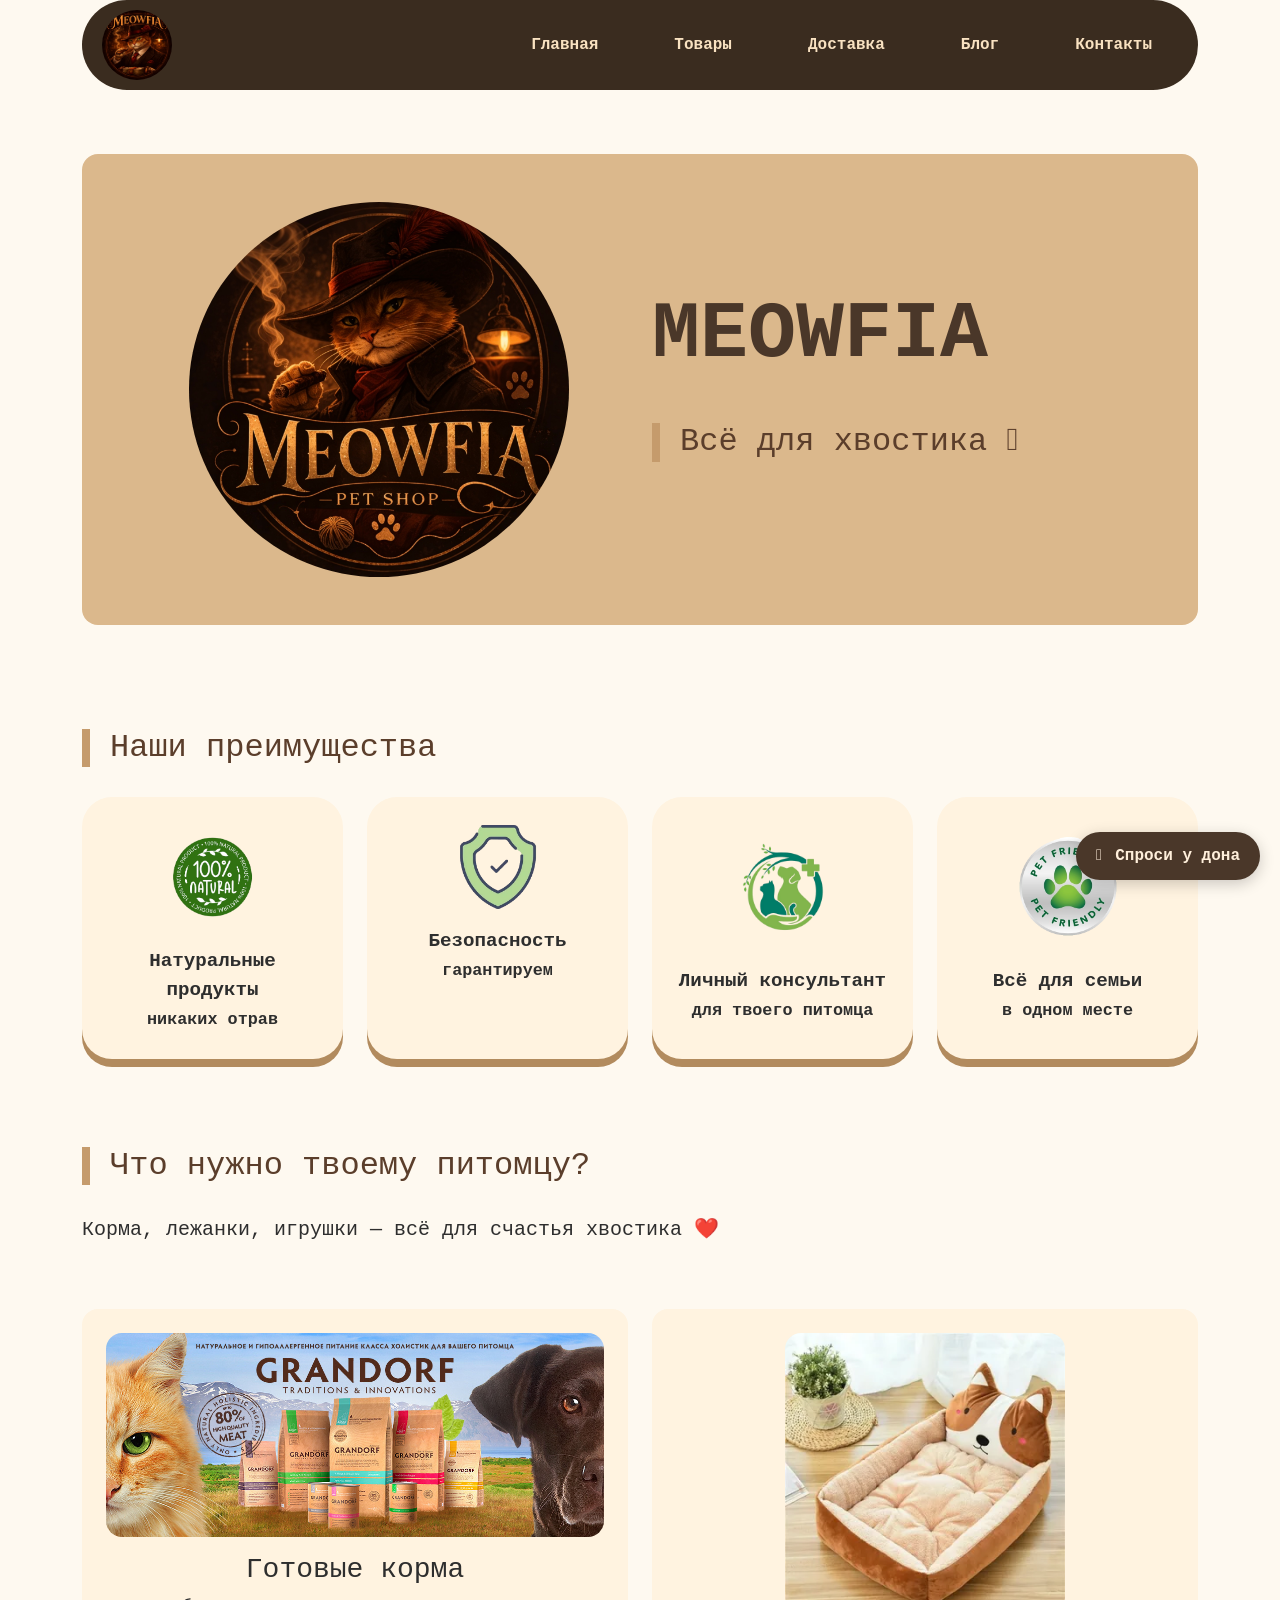
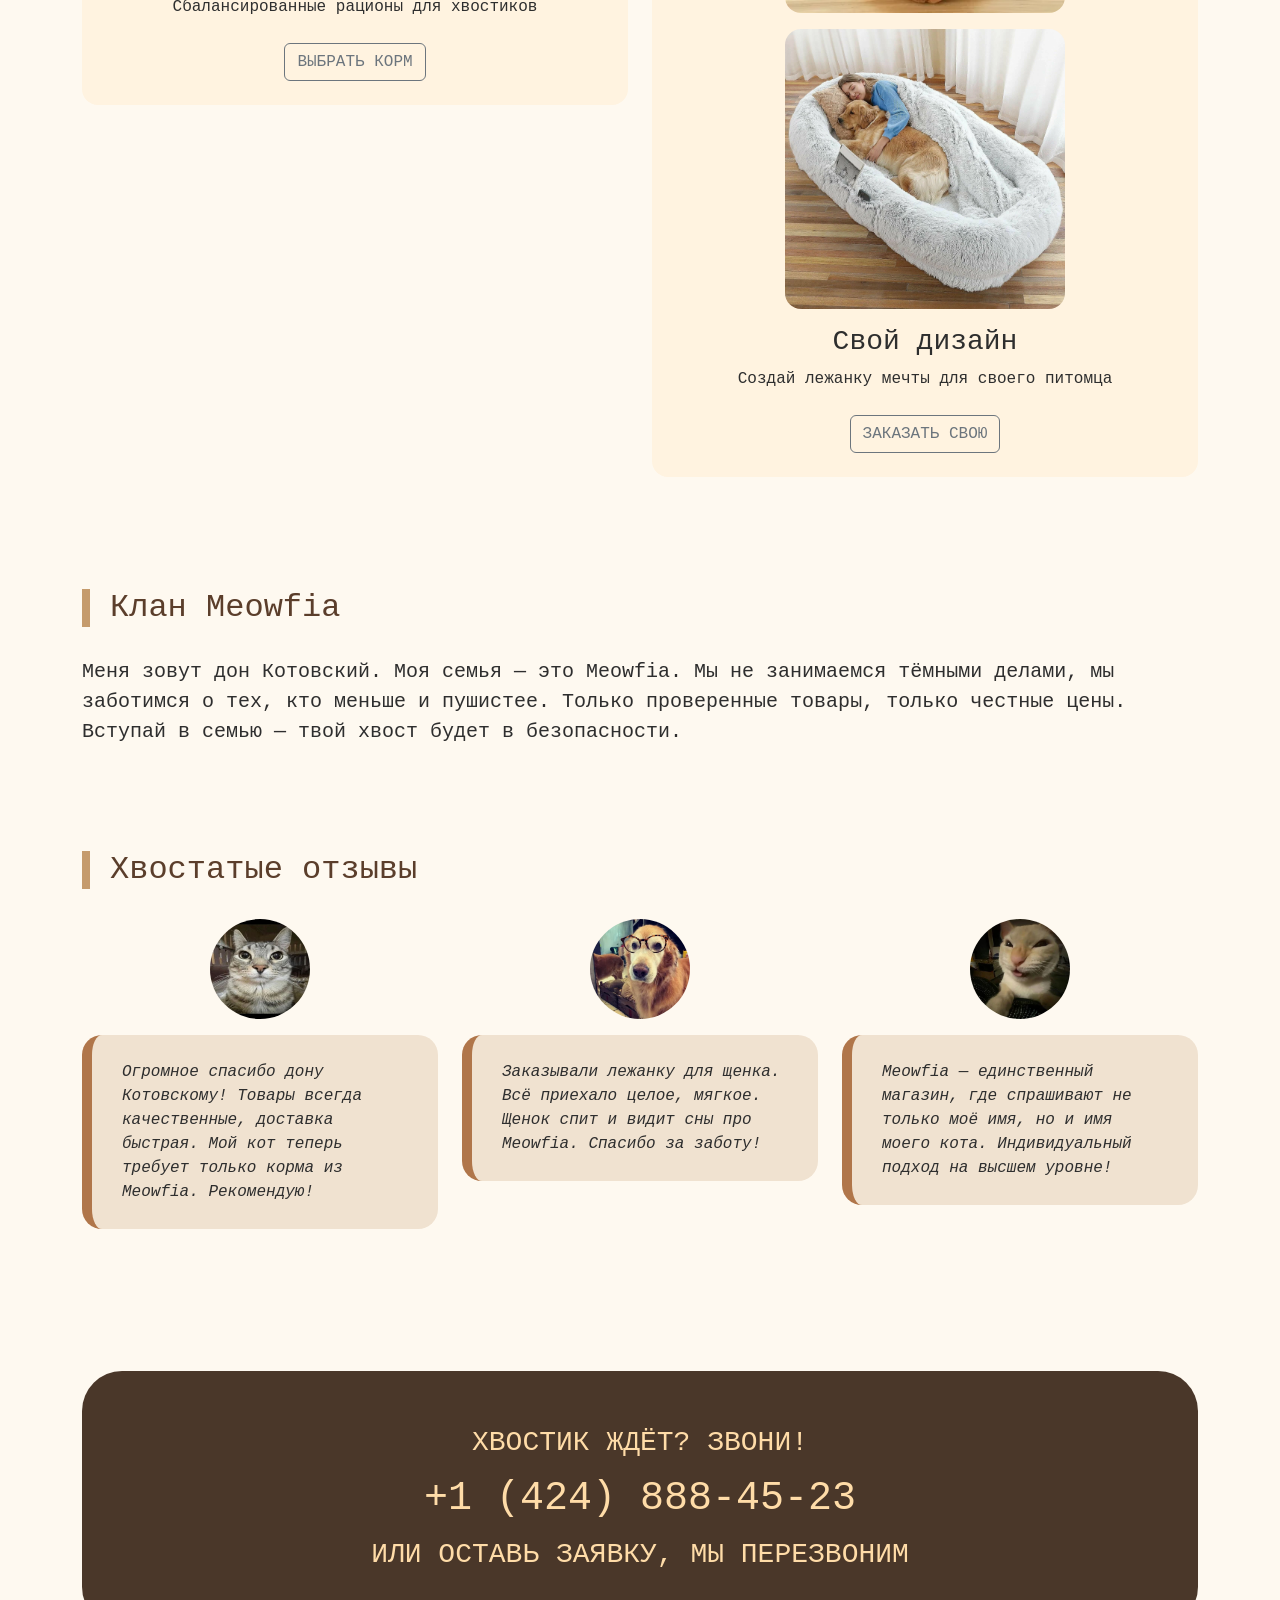
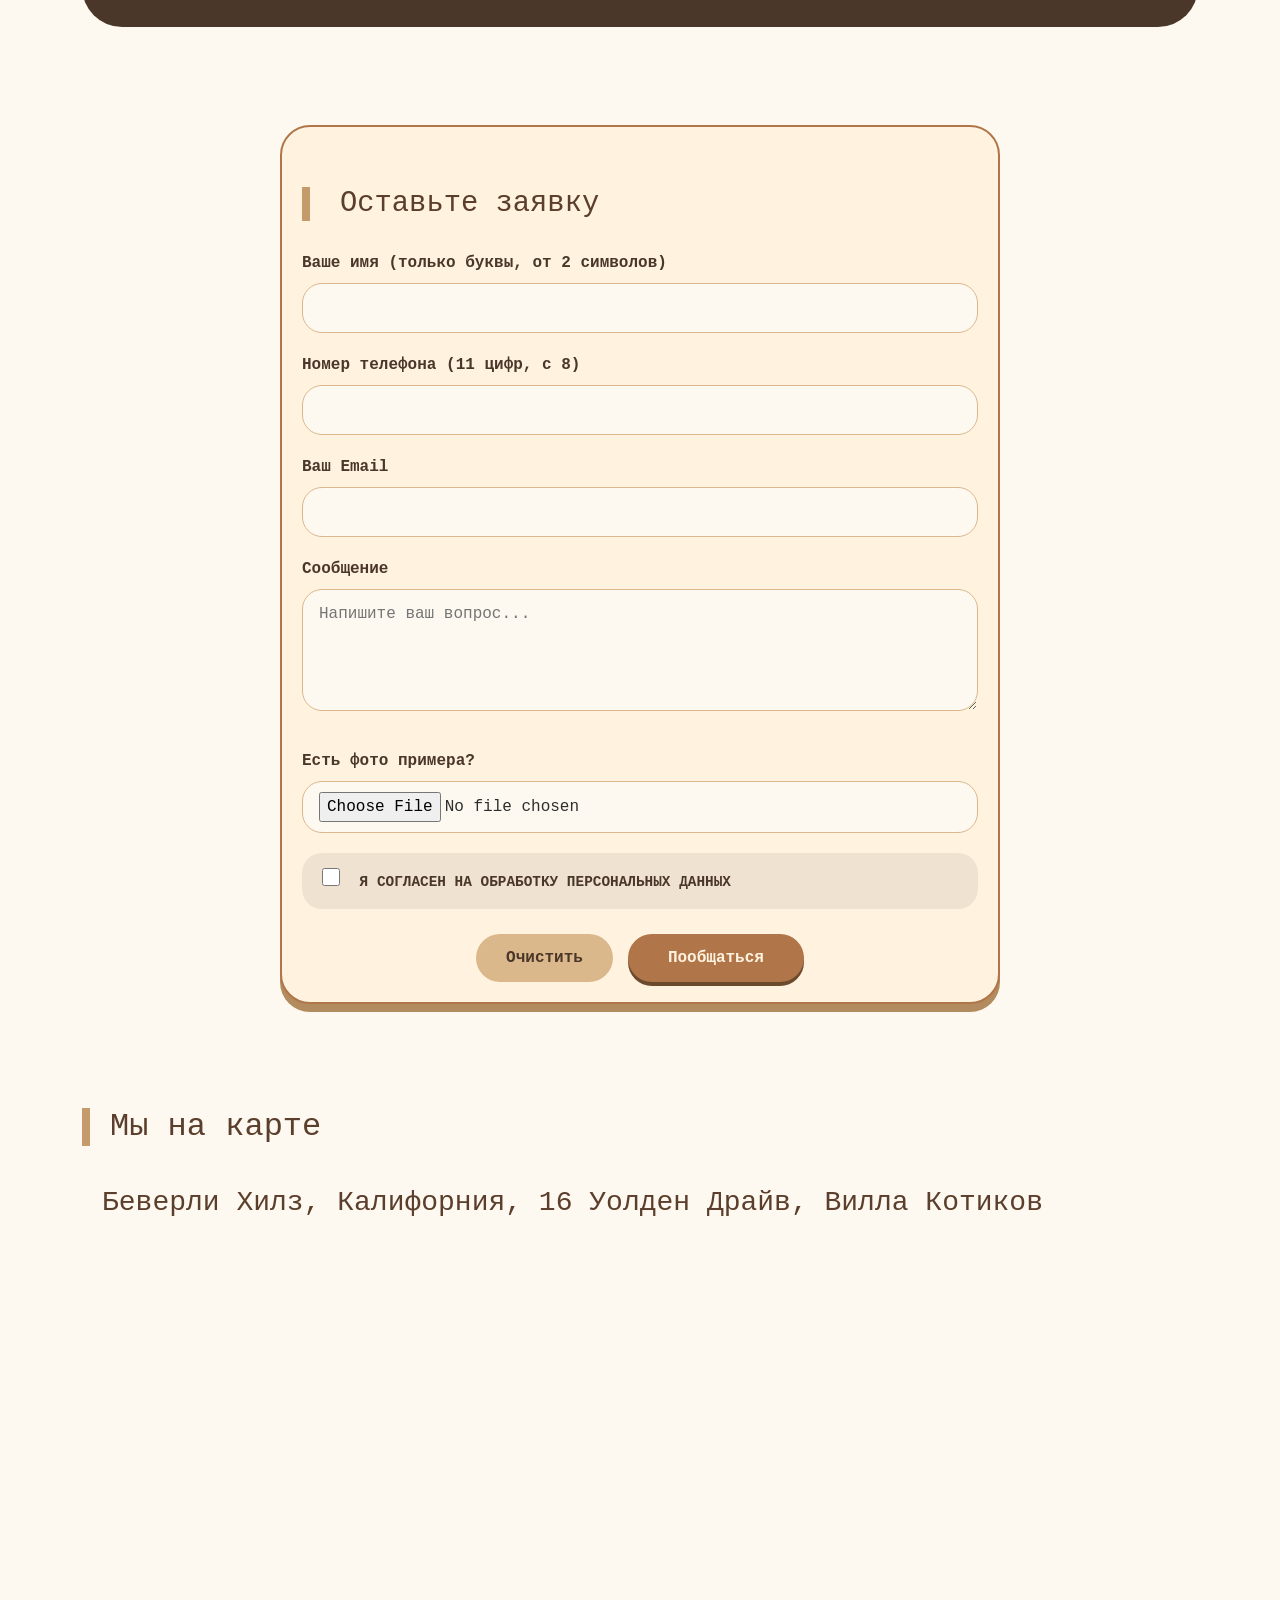
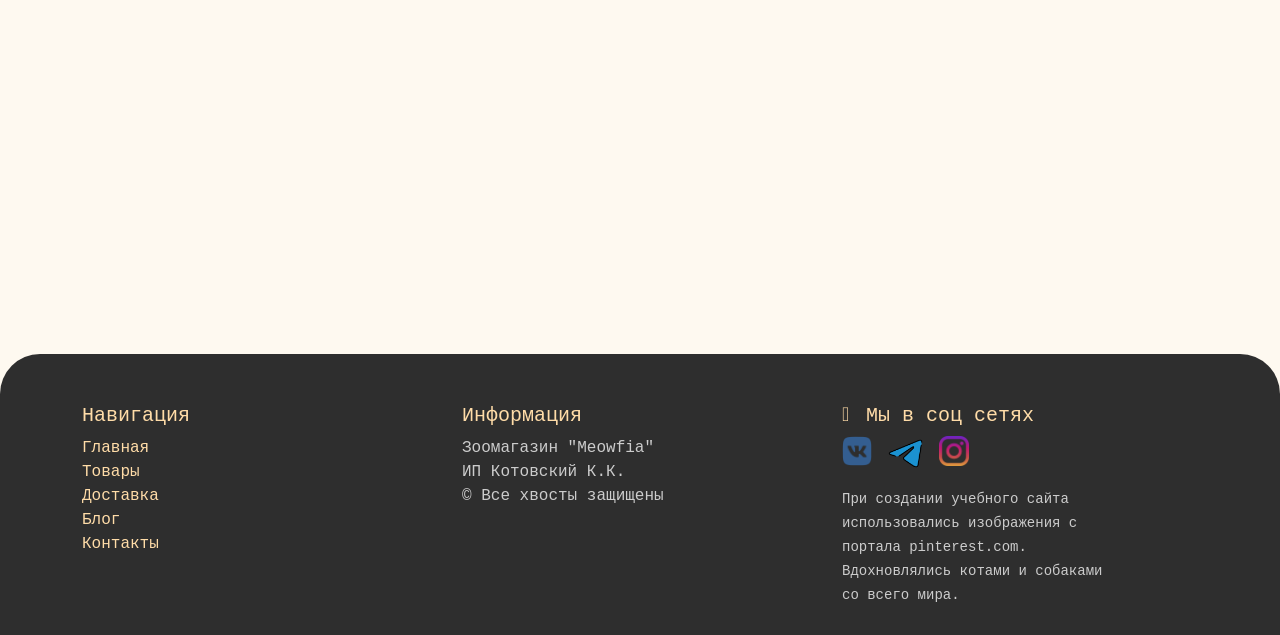
<file: index.html>
<!DOCTYPE html>
<html lang="ru">
<head>
    <meta charset="UTF-8">
    <meta name="viewport" content="width=device-width, initial-scale=1.0">
    <title>Meowfia — всё для хвостика</title>
    <link href="https://cdn.jsdelivr.net/npm/bootstrap@5.3.8/dist/css/bootstrap.min.css" rel="stylesheet" integrity="sha384-sRIl4kxILFvY47J16cr9ZwB07vP4J8+LH7qKQnuqkuIAvNWLzeN8tE5YBujZqJLB" crossorigin="anonymous">
    <link rel="stylesheet" href="style.css">
</head>
<body>
<header>
    <div class="container">
        <div class="row">
            <div class="col-12">
                <nav class="navbar-meowfia d-flex justify-content-between align-items-center">
                    <div class="logo mb-2 mb-md-0">
    <a href="index.html">
        <img src="meowffia.jpeg" alt="Meowfia" class="logo-img rounded-circle" style="width: 70px; height: 70px; object-fit: cover;">
    </a>
</div>
                    <ul class="list-unstyled d-flex flex-wrap justify-content-center gap-2 gap-md-4 m-0">
                        <li><a href="index.html" class="nav-link px-2 px-md-3">Главная</a></li>
                        <li><a href="catalog.html" class="nav-link px-2 px-md-3">Товары</a></li>
                        <li><a href="delivery.html" class="nav-link px-2 px-md-3">Доставка</a></li>
                        <li><a href="blog.html" class="nav-link px-2 px-md-3">Блог</a></li>
                        <li><a href="index.html#feedback" class="nav-link px-2 px-md-3">Контакты</a></li>
                    </ul>
                </nav>
            </div>
        </div>
    </div>
</header>

<main class="container my-5">
    <section class="py-3">
        <div class="container px-0">
            <div class="row">
                <div class="col-12">
                    <div class="bg-meowfia-light p-4 p-md-5 rounded-4 rounded-md-5">
                        <div class="row align-items-center">
                            <div class="col-md-6 text-center">
                                <img src="meowfia.jpeg" alt="Meowfia" class="img-fluid rounded-circle" style="width: 380px; max-width: 90%;">
                            </div>
                            <div class="col-md-6">
                                <h1 class="display-1 fw-bold">MEOWFIA</h1>
                                <h2 class="display-7 fw-light">Всё для хвостика 𓃠</h2>
                            </div>
                        </div>
                    </div>
                </div>
            </div>
        </div>
    </section>

    <div class="row mt-5">
    <div class="col-12">
        <h2>Наши преимущества</h2>
    </div>
    <div class="col-md-3 col-sm-6 mb-4">
        <div class="advantage-card text-center">
            <img src="natural.png" alt="Натуральные продукты" style="width: 110px; height: 110px; margin-bottom: 15px;">
            <div>
                Натуральные продукты<br>
                <small>никаких отрав</small>
            </div>
        </div>
    </div>
    <div class="col-md-3 col-sm-6 mb-4">
        <div class="advantage-card text-center">
            <img src="security2.png" alt="Безопасность" style="width: 90px; height: 90px; margin-bottom: 15px;">
            <div>
                Безопасность<br>
                <small>гарантируем</small>
            </div>
        </div>
    </div>
    <div class="col-md-3 col-sm-6 mb-4">
        <div class="advantage-card text-center">
            <img src="animals.png" alt="Личный консультант" style="width: 130px; height: 130px; margin-bottom: 15px;">
            <div>
                Личный консультант<br>
                <small>для твоего питомца</small>
            </div>
        </div>
    </div>
    <div class="col-md-3 col-sm-6 mb-4">
        <div class="advantage-card text-center">
            <img src="pet.png" alt="Всё для семьи" style="width: 130px; height: 130px; margin-bottom: 15px;">
            <div>
                Всё для семьи<br>
                <small>в одном месте</small>
            </div>
        </div>
    </div>
</div>

    <div class="row mt-4">
        <div class="col-12">
            <h2>Что нужно твоему питомцу?</h2>
            <p class="lead">Корма, лежанки, игрушки — всё для счастья хвостика ❤️</p>
        </div>
    </div>

<div class="row mt-5">
    <div class="col-md-6 mb-4">
        <div class="text-center bg-meowfia-soft p-4 rounded-4">
            <img src="food.jpg" alt="Выбрать корм" class="img-fluid rounded-4 mb-3" style="max-height: 250px; width: auto;">
            <h3>Готовые корма</h3>
            <p>Сбалансированные рационы для хвостиков</p>
            <a href="catalog.html" class="btn btn-outline-secondary mt-2">ВЫБРАТЬ КОРМ</a>
        </div>
    </div>
    <div class="col-md-6 mb-4">
        <div class="text-center bg-meowfia-soft p-4 rounded-4">
            <img src="i.webp" alt="Заказать лежанку" class="img-fluid rounded-4 mb-3" style="max-height: 280px; width: auto;">
            <img src="orig.webp" alt="Заказать лежанку" class="img-fluid rounded-4 mb-3" style="max-height: 280px; width: auto;">
            <h3>Свой дизайн</h3>
            <p>Создай лежанку мечты для своего питомца</p>
            <a href="index.html#feedback" class="btn btn-outline-secondary mt-2">ЗАКАЗАТЬ СВОЮ</a>
        </div>
    </div>
</div>
    <div class="row mt-5">
        <div class="col-12">
            <h2>Клан Meowfia</h2>
            <p class="fs-5">
                Меня зовут дон Котовский. Моя семья — это Meowfia. Мы не занимаемся тёмными делами, 
                мы заботимся о тех, кто меньше и пушистее. Только проверенные товары, только честные цены. 
                Вступай в семью — твой хвост будет в безопасности.
            </p>
        </div>
    </div>

    <div class="row mt-5">
    <div class="col-12">
        <h2>Хвостатые отзывы</h2>
    </div>
    <div class="col-md-4 mb-4">
        <div class="text-center">
            <img src="justcat.jpg" alt="Фото клиента" class="rounded-circle mb-3" style="width: 100px; height: 100px; object-fit: cover;">
            <blockquote class="text-start">
                Огромное спасибо дону Котовскому! Товары всегда качественные, доставка быстрая. Мой кот теперь требует только корма из Meowfia. Рекомендую!
            </blockquote>
        </div>
    </div>
    <div class="col-md-4 mb-4">
        <div class="text-center">
            <img src="funnydog.webp" alt="Фото клиента" class="rounded-circle mb-3" style="width: 100px; height: 100px; object-fit: cover;">
            <blockquote class="text-start">
                Заказывали лежанку для щенка. Всё приехало целое, мягкое. Щенок спит и видит сны про Meowfia. Спасибо за заботу!
            </blockquote>
        </div>
    </div>
    <div class="col-md-4 mb-4">
        <div class="text-center">
            <img src="funnycat.jpg" alt="Фото клиента" class="rounded-circle mb-3" style="width: 100px; height: 100px; object-fit: cover;">
            <blockquote class="text-start">
                Meowfia — единственный магазин, где спрашивают не только моё имя, но и имя моего кота. Индивидуальный подход на высшем уровне!
            </blockquote>
        </div>
    </div>
</div>

    <div class="row mt-5">
        <div class="col-12">
            <div class="contact-block" id="feedback">
                <h3>ХВОСТИК ЖДЁТ? ЗВОНИ!</h3>
                <a href="tel:+14248884523" class="text-decoration-none" style="color: inherit;">
    <h3 class="display-6">+1 (424) 888-45-23</h3>
</a>
                <h3>ИЛИ ОСТАВЬ ЗАЯВКУ, МЫ ПЕРЕЗВОНИМ</h3>
            </div>
        </div>
    </div>

<div class="container mt-5">
    <div class="row justify-content-center">
        <div class="col-lg-8">
            <form action="answer.html" method="get" enctype="multipart/form-data" class="feedback-form">
                <h2 class="form-title">Оставьте заявку</h2>
                
                
                <div class="form_contact">
                    <label for="name">Ваше имя (только буквы, от 2 символов)</label>
                    <input type="text" id="name" name="name" required pattern="[A-Za-zА-Яа-яЁё]{2,}">
                    
                    <label for="tel">Номер телефона (11 цифр, с 8)</label>
                    <input type="tel" id="tel" name="tel-number" required pattern="\d{11}">
                </div>
                <label for="email">Ваш Email</label>
        <input type="email" id="email" name="email" required >
        <div class="form_message">
        <label for="message">Сообщение</label>
        <textarea id="message" name="message" rows="4" placeholder="Напишите ваш вопрос..."></textarea>
    </div>
                
                
                <div class="form_download">
                    <label for="download">Есть фото примера?</label>
                    <input type="file" id="download" name="download" accept=".png, .jpg, .jpeg">
                </div>
                
                
                <div class="form_submit">
                    <div class="checkbox-wrapper">
                        <input type="checkbox" id="personal" name="personal" required>
                        <label for="personal">Я СОГЛАСЕН НА ОБРАБОТКУ ПЕРСОНАЛЬНЫХ ДАННЫХ</label>
                    </div>
                    
                    <div class="form-buttons">
                        <input type="reset" value="Очистить">
                        <button type="submit">Пообщаться</button>
                    </div>
                </div>
            </form>
        </div>
    </div>
</div>
    <div class="row mt-4">
        <div class="col-12">
            <h2>Мы на карте</h2>
            <h2 class="fs-3 border-0">Беверли Хилз, Калифорния, 16 Уолден Драйв, Вилла Котиков</h2>
            <div class="ratio ratio-16x9 mb-3">
            <iframe src="https://www.google.com/maps/embed?pb=!3m2!1sru!2sru!4v1773746561409!5m2!1sru!2sru!6m8!1m7!1sXatPa7cDAOQCkVeFHDYZBw!2m2!1d34.07120755542065!2d-118.4166156959219!3f117.62853481265611!4f2.3096554319513842!5f0.7820865974627469" width="600" height="450" style="border:0;" allowfullscreen="" loading="lazy" referrerpolicy="no-referrer-when-downgrade"></iframe>
            </div>
        </div>
    </div>
</main>

<footer class="footer">
    <div class="container">
        <div class="row">
            <div class="col-md-4">
                <h5 class="text-meowfia-gold">Навигация</h5>
                <ul class="list-unstyled">
                    <li><a href="index.html">Главная</a></li>
                    <li><a href="catalog.html">Товары</a></li>
                    <li><a href="delivery.html">Доставка</a></li>
                    <li><a href="blog.html">Блог</a></li>
                    <li><a href="index.html#feedback" >Контакты</a></li>
                </ul>
            </div>
            <div class="col-md-4">
                <h5 class="text-meowfia-gold">Информация</h5>
                <p>Зоомагазин "Meowfia"<br>ИП Котовский К.К.<br> © Все хвосты защищены</p>
            </div>
            <div class="col-md-3">
                <div class="footer_social">
    <h5 class="text-meowfia-gold"> 𓃠 Мы в соц сетях</h5>
    <div class="d-flex gap-3 justify-content-center justify-content-md-start">
        <a href="https://vk.com" target="_blank">
            <img src="vk.png" alt="ВКонтакте" style="width: 30px; height: 30px;">
        </a>
        <a href="https://t.me" target="_blank">
            <img src="tg.png" alt="Telegram" style="width: 35px; height: 35px;">
        </a>
        <a href="https://instagram.com" target="_blank">
            <img src="insta.png" alt="Instagram" style="width: 30px; height: 30px;">
        </a>
    </div>
</div>
                <div class="footer_add mt-3">
                    <small>При создании учебного сайта использовались изображения с портала pinterest.com. Вдохновлялись котами и собаками со всего мира.</small>
                </div>
            </div>
        </div>
    </div>
</footer>

<div class="cat-chat">
    𓃠 Спроси у дона
    <span class="chat-tooltip">Напиши нам на почту hello@meowfia.com</span>
</div>

</body>
</body>
</html>
</file>
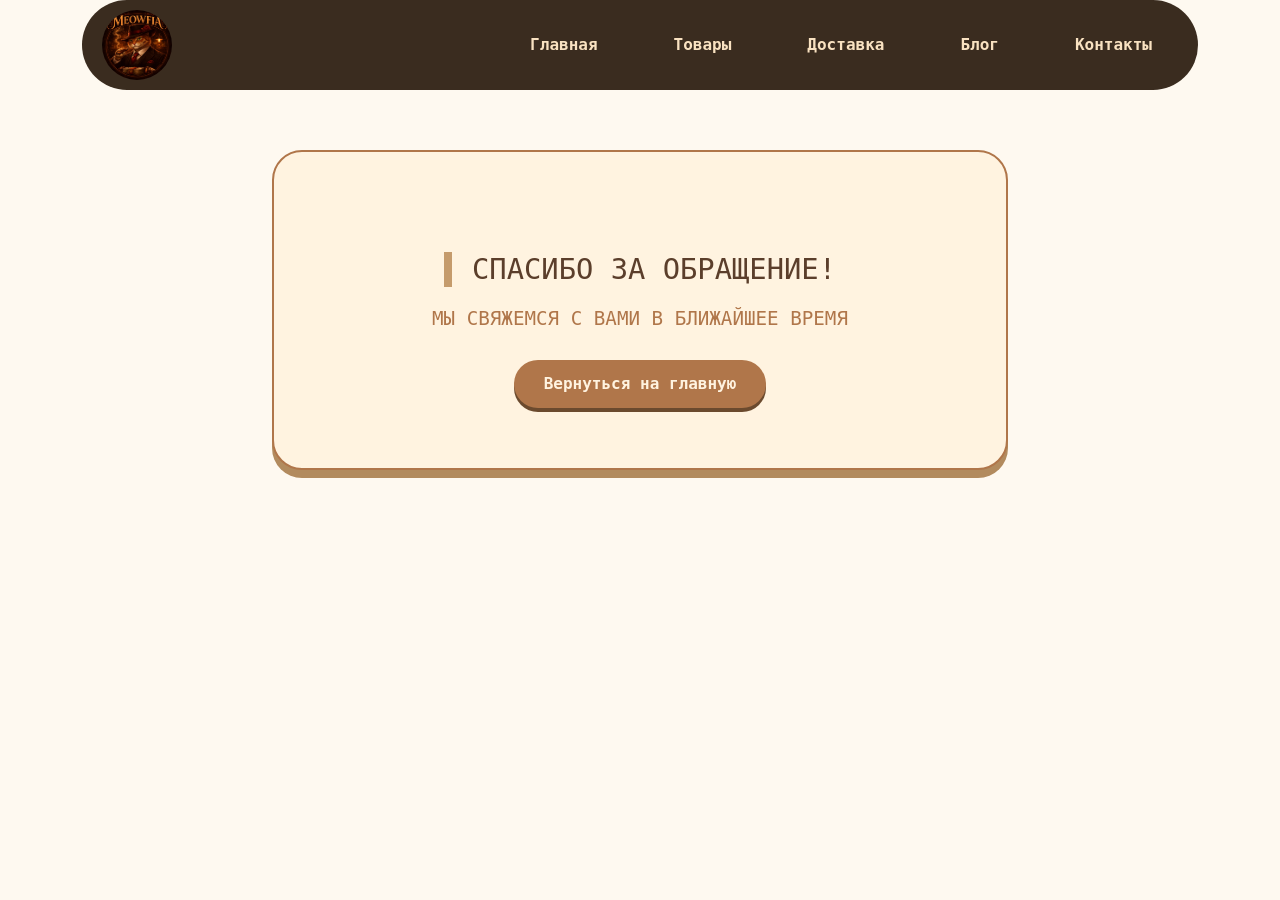
<file: answer.html>
<!DOCTYPE html>
<html lang="ru">
<head>
    <meta charset="UTF-8">
    <meta name="viewport" content="width=device-width, initial-scale=1.0">
    <title>Meowfia — Спасибо</title>
    <link href="https://cdn.jsdelivr.net/npm/bootstrap@5.3.8/dist/css/bootstrap.min.css" rel="stylesheet" integrity="sha384-sRIl4kxILFvY47J16cr9ZwB07vP4J8+LH7qKQnuqkuIAvNWLzeN8tE5YBujZqJLB" crossorigin="anonymous">
    <link rel="stylesheet" href="style.css">
</head>
<body>
<header>
    <div class="container">
        <div class="row">
            <div class="col-12">
                <nav class="navbar-meowfia d-flex justify-content-between align-items-center">
                    <div class="logo mb-2 mb-md-0">
                        <a href="index.html">
                            <img src="meowffia.jpeg" alt="Meowfia" class="logo-img rounded-circle" style="width: 70px; height: 70px; object-fit: cover;">
                        </a>
                    </div>
                    <ul class="list-unstyled d-flex flex-wrap justify-content-center gap-2 gap-md-4 m-0">
                        <li><a href="index.html" class="nav-link px-2 px-md-3">Главная</a></li>
                        <li><a href="catalog.html" class="nav-link px-2 px-md-3">Товары</a></li>
                        <li><a href="delivery.html" class="nav-link px-2 px-md-3">Доставка</a></li>
                        <li><a href="blog.html" class="nav-link px-2 px-md-3">Блог</a></li>
                        <li><a href="index.html#feedback" class="nav-link px-2 px-md-3">Контакты</a></li>
                    </ul>
                </nav>
            </div>
        </div>
    </div>
</header>
<main>
    <div class="container">
        <div class="row justify-content-center">
            <div class="col-lg-8">
                <section class="answer">
                    <div class="content text-center">
                        <h2>СПАСИБО ЗА ОБРАЩЕНИЕ!</h2>
                        <h3>МЫ СВЯЖЕМСЯ С ВАМИ В БЛИЖАЙШЕЕ ВРЕМЯ</h3>
                        <a href="index.html" class="back-link">Вернуться на главную</a>
                    </div>
                </section>
            </div>
        </div>
    </div>
</main>
</body>
</html>
</file>
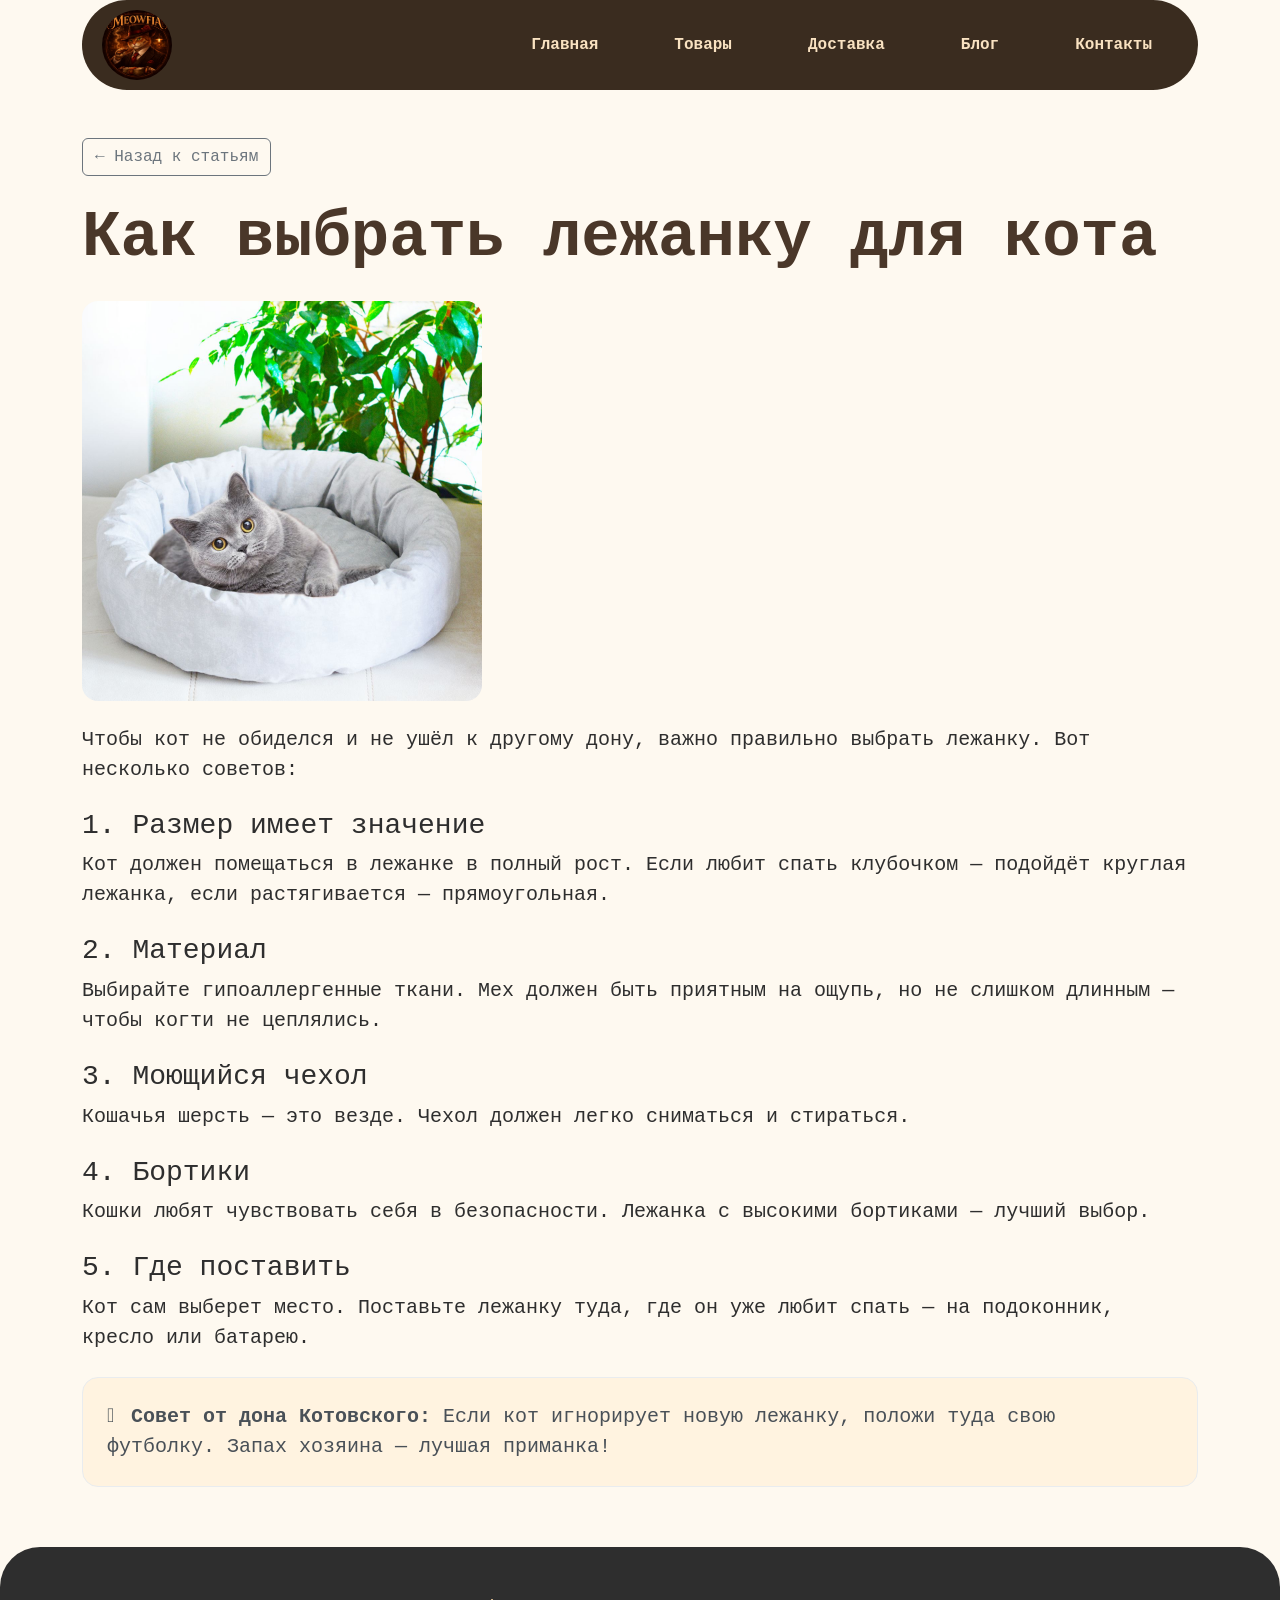
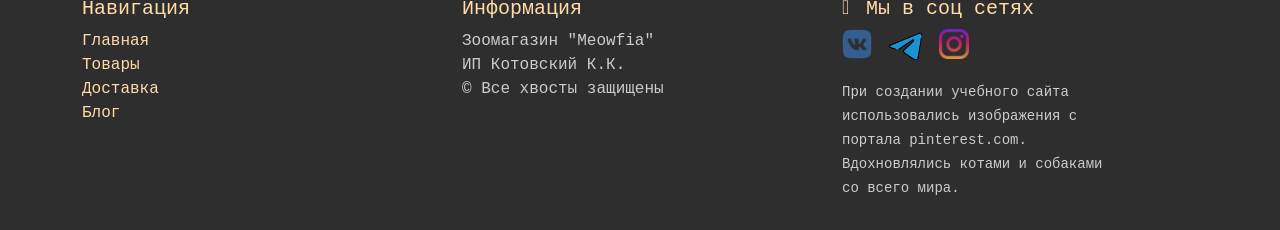
<file: article1.html>
<!DOCTYPE html>
<html lang="ru">
<head>
    <meta charset="UTF-8">
    <meta name="viewport" content="width=device-width, initial-scale=1.0">
    <title>Meowfia — полезное</title>
    <link href="https://cdn.jsdelivr.net/npm/bootstrap@5.3.8/dist/css/bootstrap.min.css" rel="stylesheet" integrity="sha384-sRIl4kxILFvY47J16cr9ZwB07vP4J8+LH7qKQnuqkuIAvNWLzeN8tE5YBujZqJLB" crossorigin="anonymous">
    <link rel="stylesheet" href="style.css">
</head>
<body>
<header>
    <div class="container">
        <div class="row">
            <div class="col-12">
                <nav class="navbar-meowfia d-flex justify-content-between align-items-center">
                    <div class="logo mb-2 mb-md-0">
    <a href="index.html">
        <img src="meowffia.jpeg" alt="Meowfia" class="logo-img rounded-circle" style="width: 70px; height: 70px; object-fit: cover;">
    </a>
</div>
                    <ul class="list-unstyled d-flex flex-wrap justify-content-center gap-2 gap-md-4 m-0">
                        <li><a href="index.html" class="nav-link px-2 px-md-3">Главная</a></li>
                        <li><a href="catalog.html" class="nav-link px-2 px-md-3">Товары</a></li>
                        <li><a href="delivery.html" class="nav-link px-2 px-md-3">Доставка</a></li>
                        <li><a href="blog.html" class="nav-link px-2 px-md-3">Блог</a></li>
                        <li><a href="index.html#feedback" class="nav-link px-2 px-md-3">Контакты</a></li>
                    </ul>
                </nav>
            </div>
        </div>
    </div>
</header>

<main class="container my-5">
    <a href="blog.html" class="btn btn-outline-secondary mb-4">← Назад к статьям</a>
    
    <h1 class="mb-4">Как выбрать лежанку для кота</h1>
    <img src="kitten.jpg" alt="Котик" class="img-fluid rounded-4 mb-4" style="max-width: 600px;">
    
    <div class="fs-5">
        <p>Чтобы кот не обиделся и не ушёл к другому дону, важно правильно выбрать лежанку. Вот несколько советов:</p>
        
        <h3 class="mt-4">1. Размер имеет значение</h3>
        <p>Кот должен помещаться в лежанке в полный рост. Если любит спать клубочком — подойдёт круглая лежанка, если растягивается — прямоугольная.</p>
        
        <h3 class="mt-4">2. Материал</h3>
        <p>Выбирайте гипоаллергенные ткани. Мех должен быть приятным на ощупь, но не слишком длинным — чтобы когти не цеплялись.</p>
        
        <h3 class="mt-4">3. Моющийся чехол</h3>
        <p>Кошачья шерсть — это везде. Чехол должен легко сниматься и стираться.</p>
        
        <h3 class="mt-4">4. Бортики</h3>
        <p>Кошки любят чувствовать себя в безопасности. Лежанка с высокими бортиками — лучший выбор.</p>
        
        <h3 class="mt-4">5. Где поставить</h3>
        <p>Кот сам выберет место. Поставьте лежанку туда, где он уже любит спать — на подоконник, кресло или батарею.</p>
        
        <div class="alert alert-light mt-4 p-4 rounded-4 bg-meowfia-soft">
            <strong>𓃠 Совет от дона Котовского:</strong> Если кот игнорирует новую лежанку, положи туда свою футболку. Запах хозяина — лучшая приманка!
        </div>
    </div>
</main>

<footer class="footer">
    <div class="container">
        <div class="row">
            <div class="col-md-4">
                <h5 class="text-meowfia-gold">Навигация</h5>
                <ul class="list-unstyled">
                    <li><a href="index.html">Главная</a></li>
                    <li><a href="catalog.html">Товары</a></li>
                    <li><a href="delivery.html">Доставка</a></li>
                    <li><a href="blog.html">Блог</a></li>
                </ul>
            </div>
            <div class="col-md-4">
                <h5 class="text-meowfia-gold">Информация</h5>
                <p>Зоомагазин "Meowfia"<br>ИП Котовский К.К.<br> © Все хвосты защищены</p>
            </div>
            <div class="col-md-3">
                <div class="footer_social">
    <h5 class="text-meowfia-gold"> 𓃠 Мы в соц сетях</h5>
    <div class="d-flex gap-3 justify-content-center justify-content-md-start">
        <a href="https://vk.com" target="_blank">
            <img src="vk.png" alt="ВКонтакте" style="width: 30px; height: 30px;">
        </a>
        <a href="https://t.me" target="_blank">
            <img src="tg.png" alt="Telegram" style="width: 35px; height: 35px;">
        </a>
        <a href="https://instagram.com" target="_blank">
            <img src="insta.png" alt="Instagram" style="width: 30px; height: 30px;">
        </a>
    </div>
</div>
                <div class="footer_add mt-3">
                    <small>При создании учебного сайта использовались изображения с портала pinterest.com. Вдохновлялись котами и собаками со всего мира.</small>
                </div>
            </div>
        </div>
    </div>
</footer>


</body>
</html>
</file>
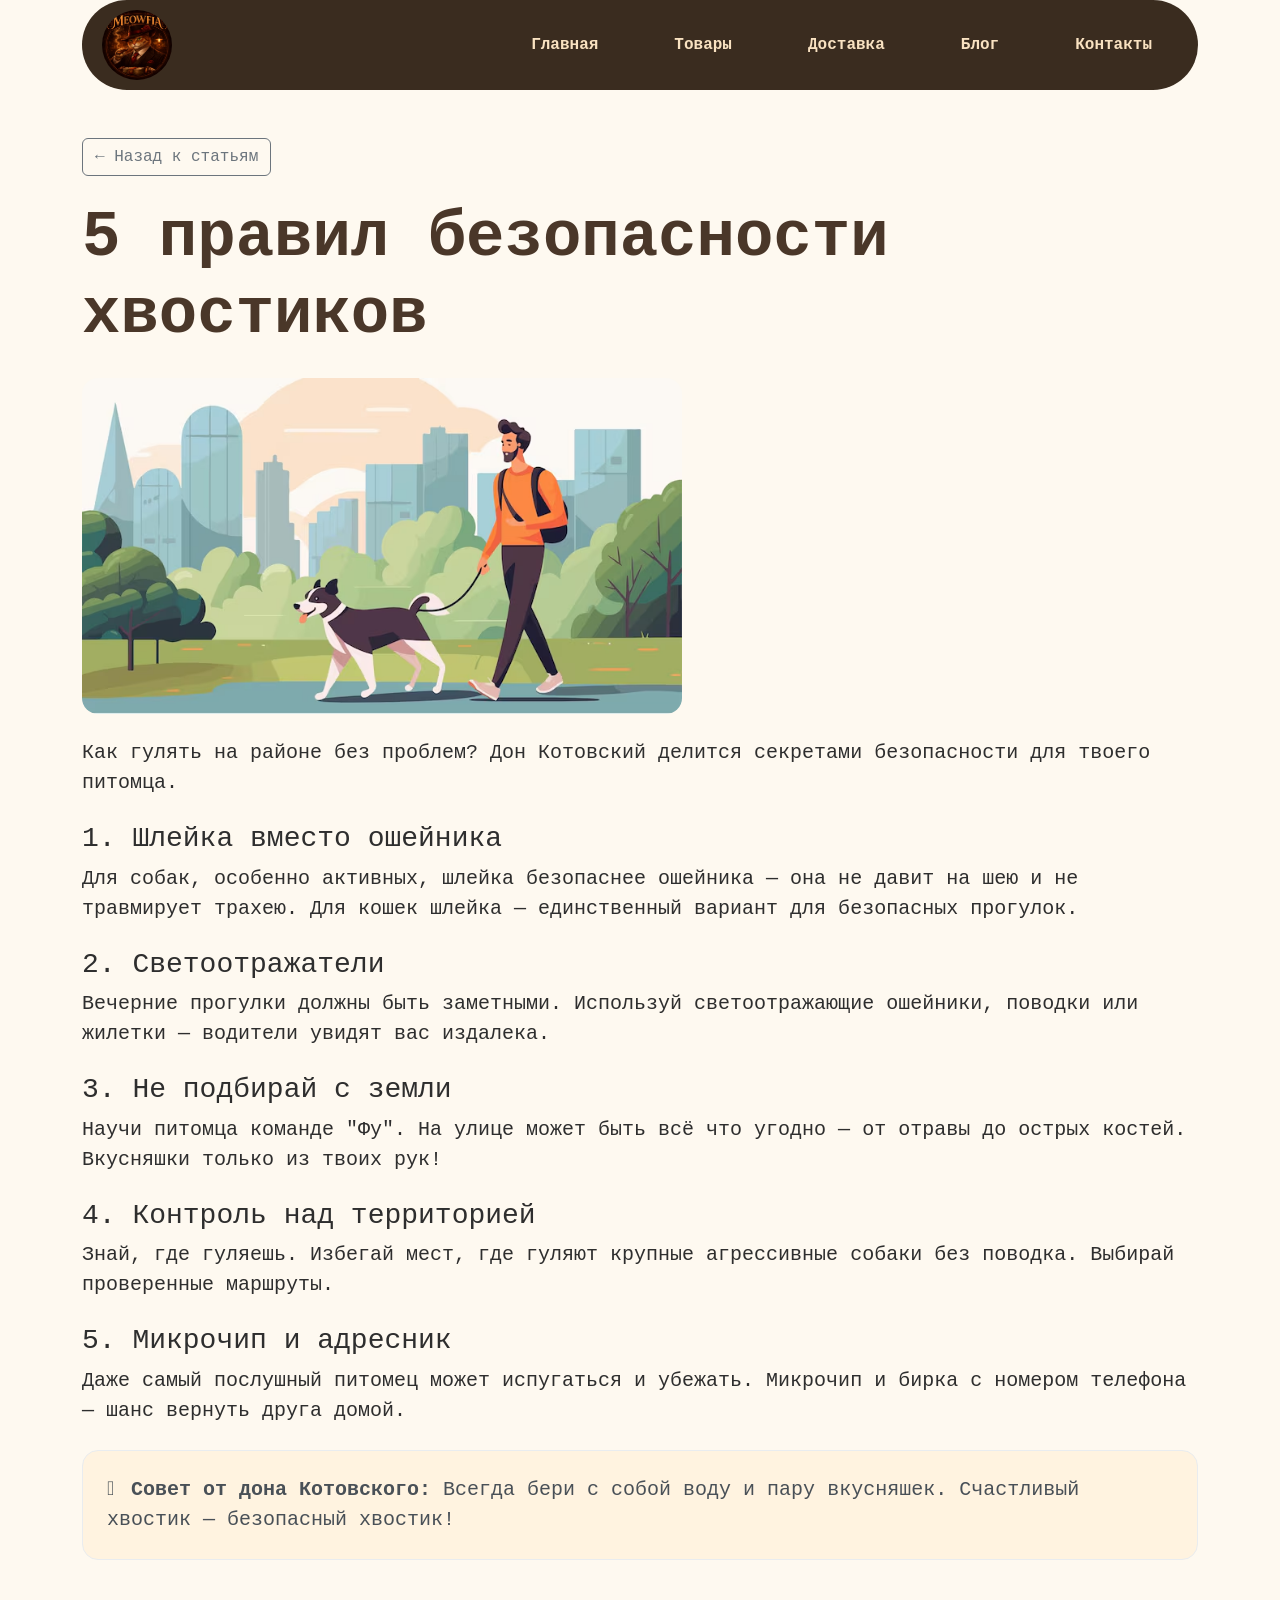
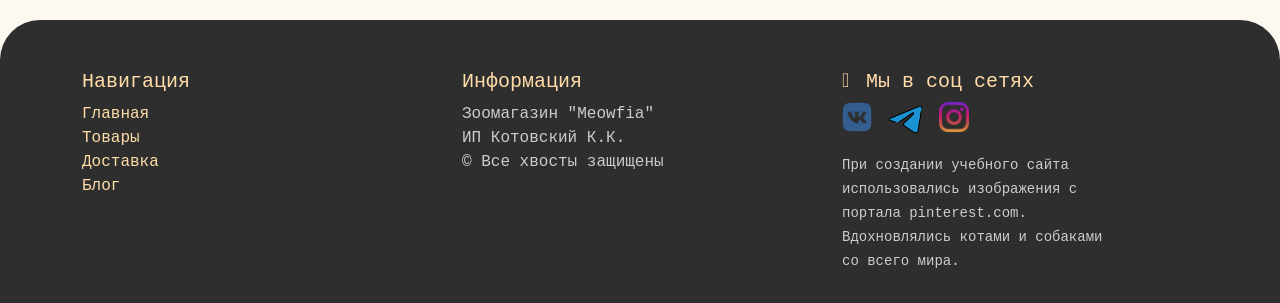
<file: article2.html>
<!DOCTYPE html>
<html lang="ru">
<head>
    <meta charset="UTF-8">
    <meta name="viewport" content="width=device-width, initial-scale=1.0">
    <title>Meowfia — 5 правил безопасности хвостиков</title>
    <link href="https://cdn.jsdelivr.net/npm/bootstrap@5.3.8/dist/css/bootstrap.min.css" rel="stylesheet" integrity="sha384-sRIl4kxILFvY47J16cr9ZwB07vP4J8+LH7qKQnuqkuIAvNWLzeN8tE5YBujZqJLB" crossorigin="anonymous">
    <link rel="stylesheet" href="style.css">
</head>
<body>
<header>
    <div class="container">
        <div class="row">
            <div class="col-12">
                <nav class="navbar-meowfia d-flex justify-content-between align-items-center">
                    <div class="logo mb-2 mb-md-0">
                        <a href="index.html">
                            <img src="meowffia.jpeg" alt="Meowfia" class="logo-img rounded-circle" style="width: 70px; height: 70px; object-fit: cover;">
                        </a>
                    </div>
                    <ul class="list-unstyled d-flex flex-wrap justify-content-center gap-2 gap-md-4 m-0">
                        <li><a href="index.html" class="nav-link px-2 px-md-3">Главная</a></li>
                        <li><a href="catalog.html" class="nav-link px-2 px-md-3">Товары</a></li>
                        <li><a href="delivery.html" class="nav-link px-2 px-md-3">Доставка</a></li>
                        <li><a href="blog.html" class="nav-link px-2 px-md-3">Блог</a></li>
                        <li><a href="index.html#feedback" class="nav-link px-2 px-md-3">Контакты</a></li>
                    </ul>
                </nav>
            </div>
        </div>
    </div>
</header>

<main class="container my-5">
    <a href="blog.html" class="btn btn-outline-secondary mb-4">← Назад к статьям</a>
    
    <h1 class="mb-4">5 правил безопасности хвостиков</h1>
    <img src="walk.avif" alt="прогулка с собакой" class="img-fluid rounded-4 mb-4" style="max-width: 600px;">
    
    <div class="fs-5">
        <p>Как гулять на районе без проблем? Дон Котовский делится секретами безопасности для твоего питомца.</p>
        
        <h3 class="mt-4">1. Шлейка вместо ошейника</h3>
        <p>Для собак, особенно активных, шлейка безопаснее ошейника — она не давит на шею и не травмирует трахею. Для кошек шлейка — единственный вариант для безопасных прогулок.</p>
        
        <h3 class="mt-4">2. Светоотражатели</h3>
        <p>Вечерние прогулки должны быть заметными. Используй светоотражающие ошейники, поводки или жилетки — водители увидят вас издалека.</p>
        
        <h3 class="mt-4">3. Не подбирай с земли</h3>
        <p>Научи питомца команде "Фу". На улице может быть всё что угодно — от отравы до острых костей. Вкусняшки только из твоих рук!</p>
        
        <h3 class="mt-4">4. Контроль над территорией</h3>
        <p>Знай, где гуляешь. Избегай мест, где гуляют крупные агрессивные собаки без поводка. Выбирай проверенные маршруты.</p>
        
        <h3 class="mt-4">5. Микрочип и адресник</h3>
        <p>Даже самый послушный питомец может испугаться и убежать. Микрочип и бирка с номером телефона — шанс вернуть друга домой.</p>
        
        <div class="alert alert-light mt-4 p-4 rounded-4 bg-meowfia-soft">
            <strong>𓃠 Совет от дона Котовского:</strong> Всегда бери с собой воду и пару вкусняшек. Счастливый хвостик — безопасный хвостик!
        </div>
    </div>
</main>

<footer class="footer">
    <div class="container">
        <div class="row">
            <div class="col-md-4">
                <h5 class="text-meowfia-gold">Навигация</h5>
                <ul class="list-unstyled">
                    <li><a href="index.html">Главная</a></li>
                    <li><a href="catalog.html">Товары</a></li>
                    <li><a href="delivery.html">Доставка</a></li>
                    <li><a href="blog.html">Блог</a></li>
                </ul>
            </div>
            <div class="col-md-4">
                <h5 class="text-meowfia-gold">Информация</h5>
                <p>Зоомагазин "Meowfia"<br>ИП Котовский К.К.<br> © Все хвосты защищены</p>
            </div>
            <div class="col-md-3">
                <div class="footer_social">
                    <h5 class="text-meowfia-gold"> 𓃠 Мы в соц сетях</h5>
                    <div class="d-flex gap-3 justify-content-center justify-content-md-start">
                        <a href="https://vk.com" target="_blank">
                            <img src="vk.png" alt="ВКонтакте" style="width: 30px; height: 30px;">
                        </a>
                        <a href="https://t.me" target="_blank">
                            <img src="tg.png" alt="Telegram" style="width: 35px; height: 35px;">
                        </a>
                        <a href="https://instagram.com" target="_blank">
                            <img src="insta.png" alt="Instagram" style="width: 30px; height: 30px;">
                        </a>
                    </div>
                </div>
                <div class="footer_add mt-3">
                    <small>При создании учебного сайта использовались изображения с портала pinterest.com. Вдохновлялись котами и собаками со всего мира.</small>
                </div>
            </div>
        </div>
    </div>
</footer>
</body>
</html>
</file>
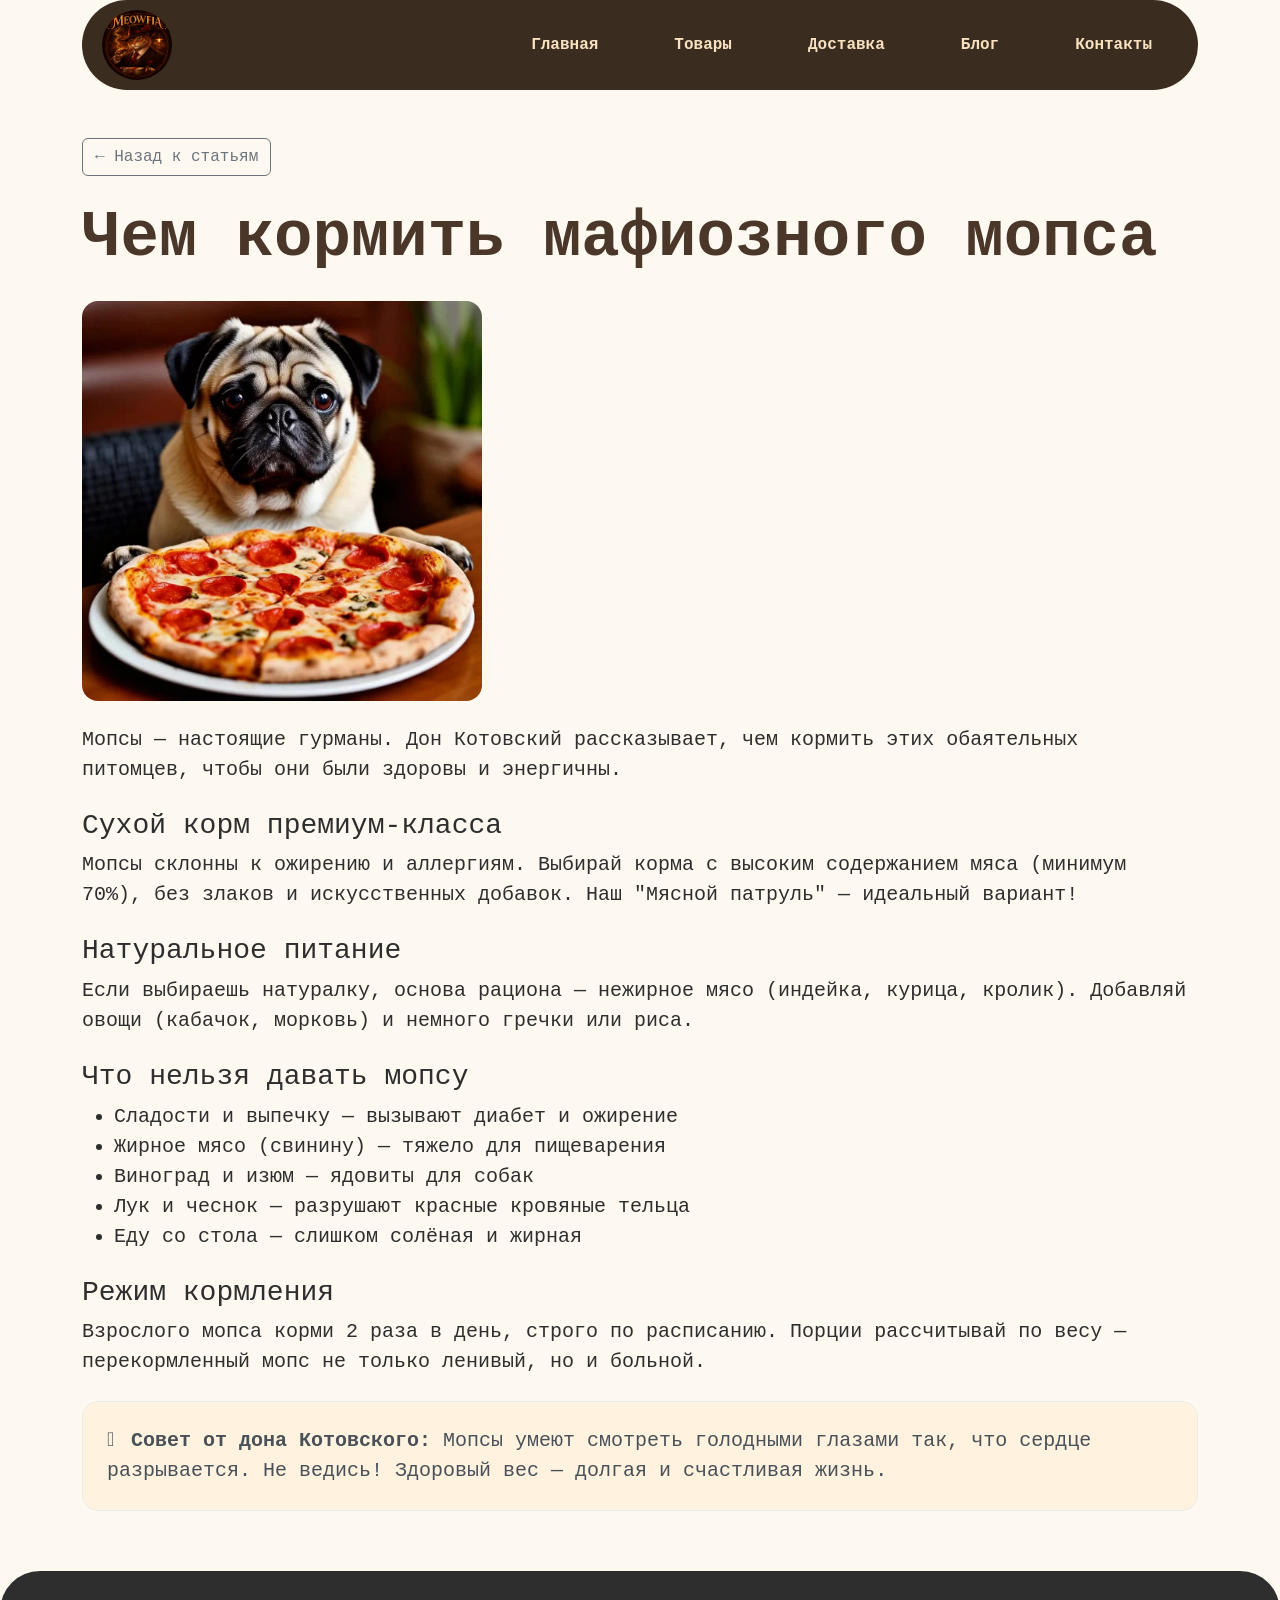
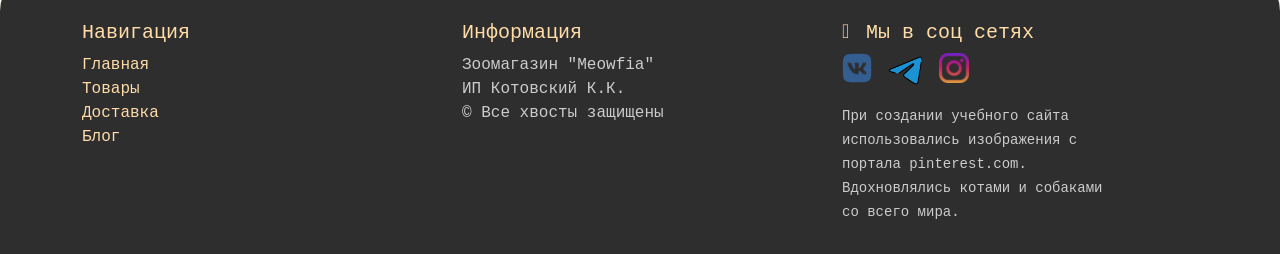
<file: article3.html>
<!DOCTYPE html>
<html lang="ru">
<head>
    <meta charset="UTF-8">
    <meta name="viewport" content="width=device-width, initial-scale=1.0">
    <title>Meowfia — Чем кормить мафиозного мопса</title>
    <link href="https://cdn.jsdelivr.net/npm/bootstrap@5.3.8/dist/css/bootstrap.min.css" rel="stylesheet" integrity="sha384-sRIl4kxILFvY47J16cr9ZwB07vP4J8+LH7qKQnuqkuIAvNWLzeN8tE5YBujZqJLB" crossorigin="anonymous">
    <link rel="stylesheet" href="style.css">
</head>
<body>
<header>
    <div class="container">
        <div class="row">
            <div class="col-12">
                <nav class="navbar-meowfia d-flex justify-content-between align-items-center">
                    <div class="logo mb-2 mb-md-0">
                        <a href="index.html">
                            <img src="meowffia.jpeg" alt="Meowfia" class="logo-img rounded-circle" style="width: 70px; height: 70px; object-fit: cover;">
                        </a>
                    </div>
                    <ul class="list-unstyled d-flex flex-wrap justify-content-center gap-2 gap-md-4 m-0">
                        <li><a href="index.html" class="nav-link px-2 px-md-3">Главная</a></li>
                        <li><a href="catalog.html" class="nav-link px-2 px-md-3">Товары</a></li>
                        <li><a href="delivery.html" class="nav-link px-2 px-md-3">Доставка</a></li>
                        <li><a href="blog.html" class="nav-link px-2 px-md-3">Блог</a></li>
                        <li><a href="index.html#feedback" class="nav-link px-2 px-md-3">Контакты</a></li>
                    </ul>
                </nav>
            </div>
        </div>
    </div>
</header>

<main class="container my-5">
    <a href="blog.html" class="btn btn-outline-secondary mb-4">← Назад к статьям</a>
    
    <h1 class="mb-4">Чем кормить мафиозного мопса</h1>
    <img src="pug.webp" alt="Мопсик" class="img-fluid rounded-4 mb-4" style="max-width: 600px;">
    
    <div class="fs-5">
        <p>Мопсы — настоящие гурманы. Дон Котовский рассказывает, чем кормить этих обаятельных питомцев, чтобы они были здоровы и энергичны.</p>
        
        <h3 class="mt-4">Сухой корм премиум-класса</h3>
        <p>Мопсы склонны к ожирению и аллергиям. Выбирай корма с высоким содержанием мяса (минимум 70%), без злаков и искусственных добавок. Наш "Мясной патруль" — идеальный вариант!</p>
        
        <h3 class="mt-4">Натуральное питание</h3>
        <p>Если выбираешь натуралку, основа рациона — нежирное мясо (индейка, курица, кролик). Добавляй овощи (кабачок, морковь) и немного гречки или риса.</p>
        
        <h3 class="mt-4">Что нельзя давать мопсу</h3>
        <ul>
            <li>Сладости и выпечку — вызывают диабет и ожирение</li>
            <li>Жирное мясо (свинину) — тяжело для пищеварения</li>
            <li>Виноград и изюм — ядовиты для собак</li>
            <li>Лук и чеснок — разрушают красные кровяные тельца</li>
            <li>Еду со стола — слишком солёная и жирная</li>
        </ul>
        
        <h3 class="mt-4">Режим кормления</h3>
        <p>Взрослого мопса корми 2 раза в день, строго по расписанию. Порции рассчитывай по весу — перекормленный мопс не только ленивый, но и больной.</p>
        
        <div class="alert alert-light mt-4 p-4 rounded-4 bg-meowfia-soft">
            <strong>𓃠 Совет от дона Котовского:</strong> Мопсы умеют смотреть голодными глазами так, что сердце разрывается. Не ведись! Здоровый вес — долгая и счастливая жизнь.
        </div>
    </div>
</main>

<footer class="footer">
    <div class="container">
        <div class="row">
            <div class="col-md-4">
                <h5 class="text-meowfia-gold">Навигация</h5>
                <ul class="list-unstyled">
                    <li><a href="index.html">Главная</a></li>
                    <li><a href="catalog.html">Товары</a></li>
                    <li><a href="delivery.html">Доставка</a></li>
                    <li><a href="blog.html">Блог</a></li>
                </ul>
            </div>
            <div class="col-md-4">
                <h5 class="text-meowfia-gold">Информация</h5>
                <p>Зоомагазин "Meowfia"<br>ИП Котовский К.К.<br> © Все хвосты защищены</p>
            </div>
            <div class="col-md-3">
                <div class="footer_social">
                    <h5 class="text-meowfia-gold"> 𓃠 Мы в соц сетях</h5>
                    <div class="d-flex gap-3 justify-content-center justify-content-md-start">
                        <a href="https://vk.com" target="_blank">
                            <img src="vk.png" alt="ВКонтакте" style="width: 30px; height: 30px;">
                        </a>
                        <a href="https://t.me" target="_blank">
                            <img src="tg.png" alt="Telegram" style="width: 35px; height: 35px;">
                        </a>
                        <a href="https://instagram.com" target="_blank">
                            <img src="insta.png" alt="Instagram" style="width: 30px; height: 30px;">
                        </a>
                    </div>
                </div>
                <div class="footer_add mt-3">
                    <small>При создании учебного сайта использовались изображения с портала pinterest.com. Вдохновлялись котами и собаками со всего мира.</small>
                </div>
            </div>
        </div>
    </div>
</footer>
</body>
</html>
</file>
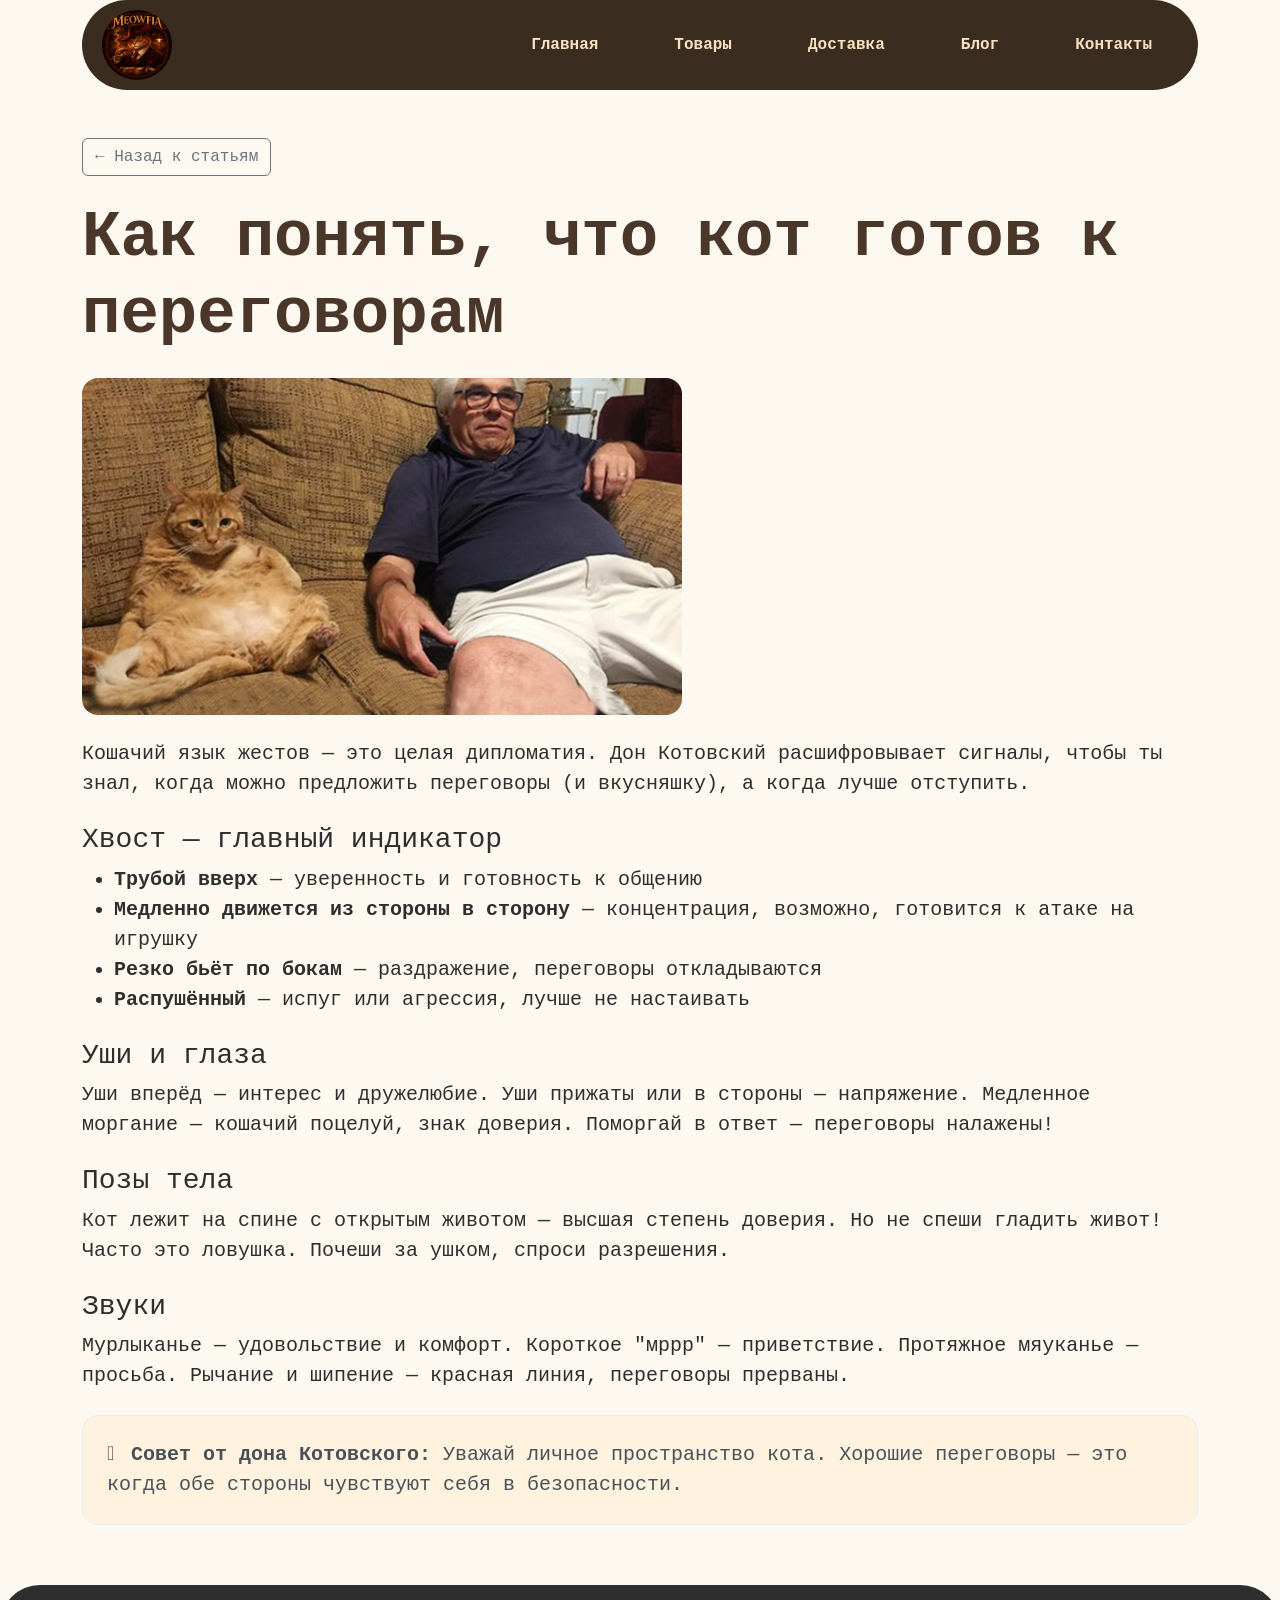
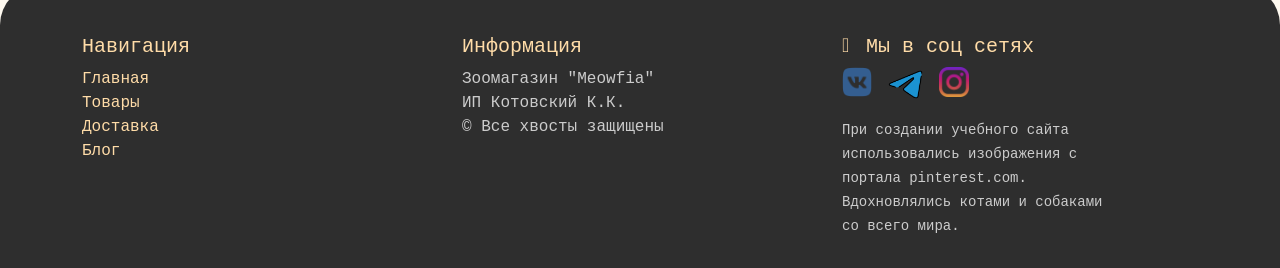
<file: article4.html>
<!DOCTYPE html>
<html lang="ru">
<head>
    <meta charset="UTF-8">
    <meta name="viewport" content="width=device-width, initial-scale=1.0">
    <title>Meowfia — Как понять, что кот готов к переговорам</title>
    <link href="https://cdn.jsdelivr.net/npm/bootstrap@5.3.8/dist/css/bootstrap.min.css" rel="stylesheet" integrity="sha384-sRIl4kxILFvY47J16cr9ZwB07vP4J8+LH7qKQnuqkuIAvNWLzeN8tE5YBujZqJLB" crossorigin="anonymous">
    <link rel="stylesheet" href="style.css">
</head>
<body>
<header>
    <div class="container">
        <div class="row">
            <div class="col-12">
                <nav class="navbar-meowfia d-flex justify-content-between align-items-center">
                    <div class="logo mb-2 mb-md-0">
                        <a href="index.html">
                            <img src="meowffia.jpeg" alt="Meowfia" class="logo-img rounded-circle" style="width: 70px; height: 70px; object-fit: cover;">
                        </a>
                    </div>
                    <ul class="list-unstyled d-flex flex-wrap justify-content-center gap-2 gap-md-4 m-0">
                        <li><a href="index.html" class="nav-link px-2 px-md-3">Главная</a></li>
                        <li><a href="catalog.html" class="nav-link px-2 px-md-3">Товары</a></li>
                        <li><a href="delivery.html" class="nav-link px-2 px-md-3">Доставка</a></li>
                        <li><a href="blog.html" class="nav-link px-2 px-md-3">Блог</a></li>
                        <li><a href="index.html#feedback" class="nav-link px-2 px-md-3">Контакты</a></li>
                    </ul>
                </nav>
            </div>
        </div>
    </div>
</header>

<main class="container my-5">
    <a href="blog.html" class="btn btn-outline-secondary mb-4">← Назад к статьям</a>
    
    <h1 class="mb-4">Как понять, что кот готов к переговорам</h1>
    <img src="humanandcat.webp" alt="на чиле" class="img-fluid rounded-4 mb-4" style="max-width: 600px;">
    
    <div class="fs-5">
        <p>Кошачий язык жестов — это целая дипломатия. Дон Котовский расшифровывает сигналы, чтобы ты знал, когда можно предложить переговоры (и вкусняшку), а когда лучше отступить.</p>
        
        <h3 class="mt-4">Хвост — главный индикатор</h3>
        <ul>
            <li><strong>Трубой вверх</strong> — уверенность и готовность к общению</li>
            <li><strong>Медленно движется из стороны в сторону</strong> — концентрация, возможно, готовится к атаке на игрушку</li>
            <li><strong>Резко бьёт по бокам</strong> — раздражение, переговоры откладываются</li>
            <li><strong>Распушённый</strong> — испуг или агрессия, лучше не настаивать</li>
        </ul>
        
        <h3 class="mt-4">Уши и глаза</h3>
        <p>Уши вперёд — интерес и дружелюбие. Уши прижаты или в стороны — напряжение. Медленное моргание — кошачий поцелуй, знак доверия. Поморгай в ответ — переговоры налажены!</p>
        
        <h3 class="mt-4">Позы тела</h3>
        <p>Кот лежит на спине с открытым животом — высшая степень доверия. Но не спеши гладить живот! Часто это ловушка. Почеши за ушком, спроси разрешения.</p>
        
        <h3 class="mt-4">Звуки</h3>
        <p>Мурлыканье — удовольствие и комфорт. Короткое "мррр" — приветствие. Протяжное мяуканье — просьба. Рычание и шипение — красная линия, переговоры прерваны.</p>
        
        <div class="alert alert-light mt-4 p-4 rounded-4 bg-meowfia-soft">
            <strong>𓃠 Совет от дона Котовского:</strong> Уважай личное пространство кота. Хорошие переговоры — это когда обе стороны чувствуют себя в безопасности.
        </div>
    </div>
</main>

<footer class="footer">
    <div class="container">
        <div class="row">
            <div class="col-md-4">
                <h5 class="text-meowfia-gold">Навигация</h5>
                <ul class="list-unstyled">
                    <li><a href="index.html">Главная</a></li>
                    <li><a href="catalog.html">Товары</a></li>
                    <li><a href="delivery.html">Доставка</a></li>
                    <li><a href="blog.html">Блог</a></li>
                </ul>
            </div>
            <div class="col-md-4">
                <h5 class="text-meowfia-gold">Информация</h5>
                <p>Зоомагазин "Meowfia"<br>ИП Котовский К.К.<br> © Все хвосты защищены</p>
            </div>
            <div class="col-md-3">
                <div class="footer_social">
                    <h5 class="text-meowfia-gold"> 𓃠 Мы в соц сетях</h5>
                    <div class="d-flex gap-3 justify-content-center justify-content-md-start">
                        <a href="https://vk.com" target="_blank">
                            <img src="vk.png" alt="ВКонтакте" style="width: 30px; height: 30px;">
                        </a>
                        <a href="https://t.me" target="_blank">
                            <img src="tg.png" alt="Telegram" style="width: 35px; height: 35px;">
                        </a>
                        <a href="https://instagram.com" target="_blank">
                            <img src="insta.png" alt="Instagram" style="width: 30px; height: 30px;">
                        </a>
                    </div>
                </div>
                <div class="footer_add mt-3">
                    <small>При создании учебного сайта использовались изображения с портала pinterest.com. Вдохновлялись котами и собаками со всего мира.</small>
                </div>
            </div>
        </div>
    </div>
</footer>
</body>
</html>
</file>
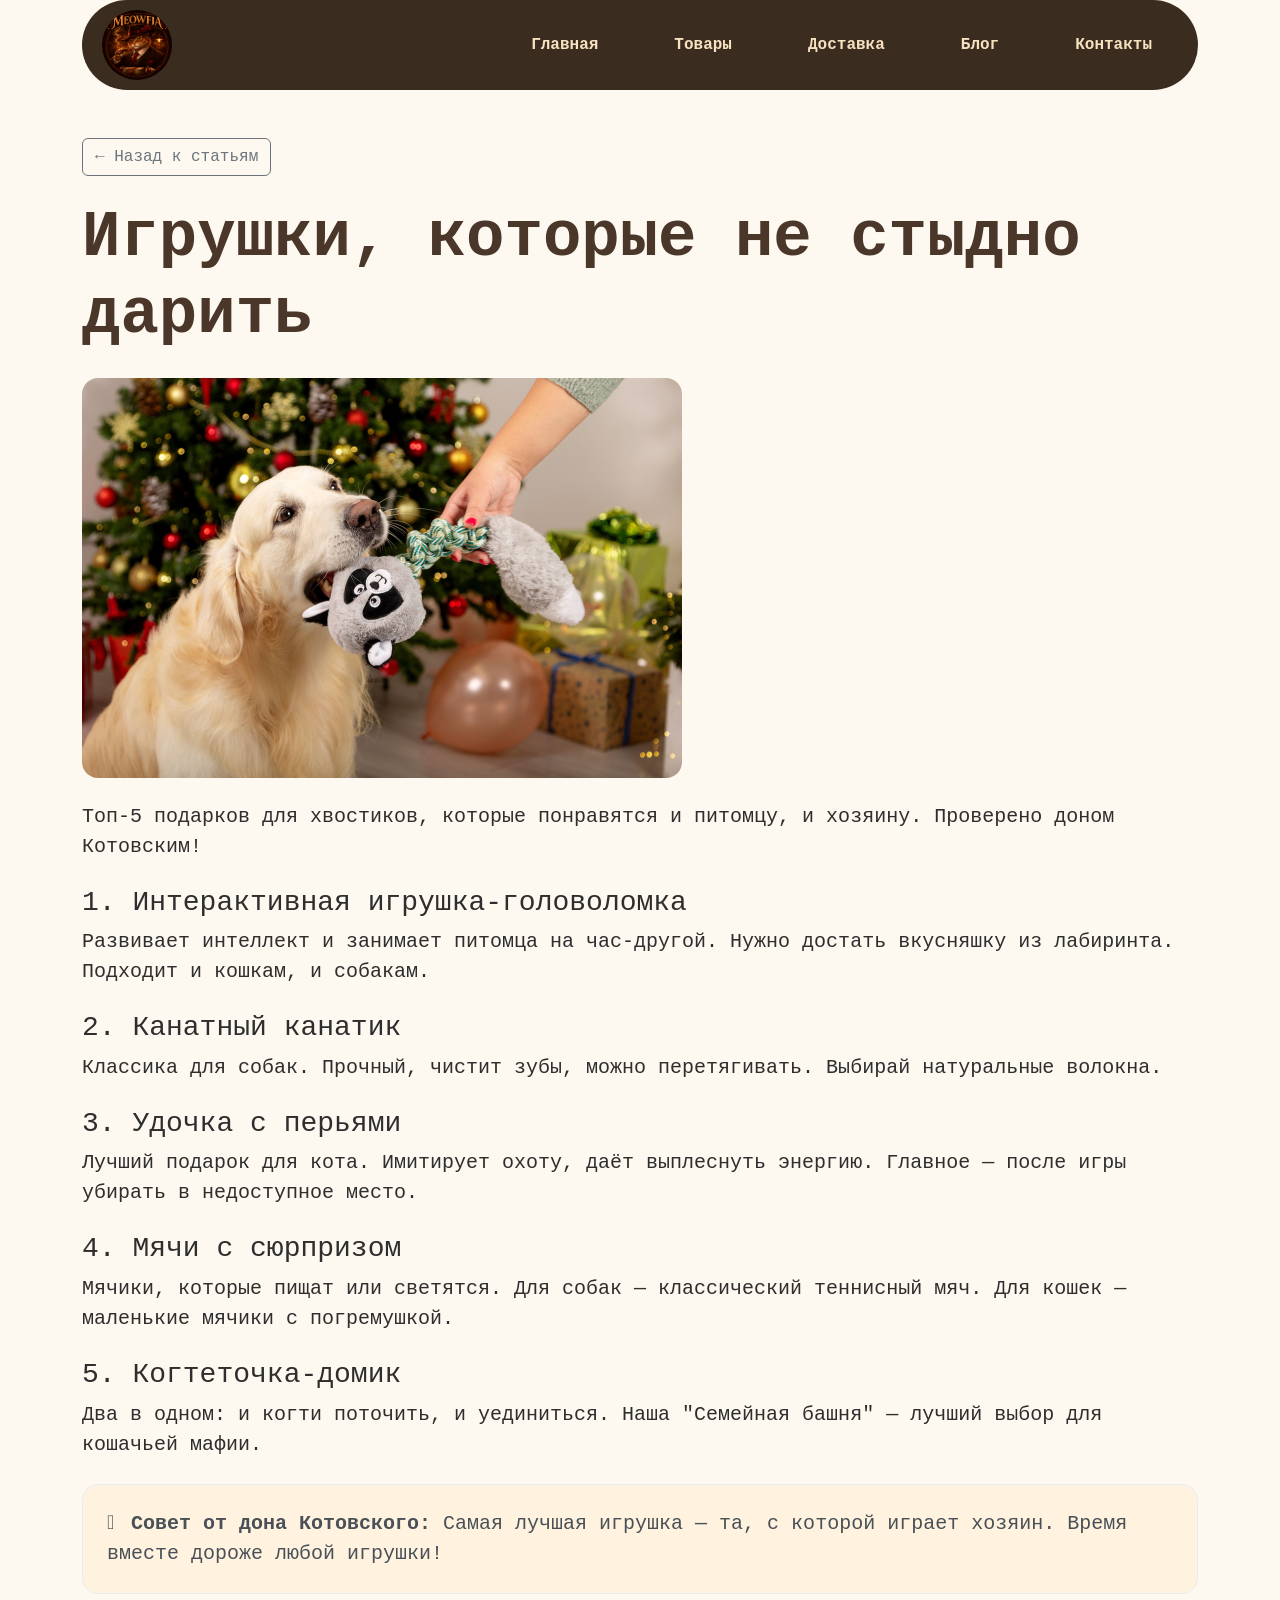
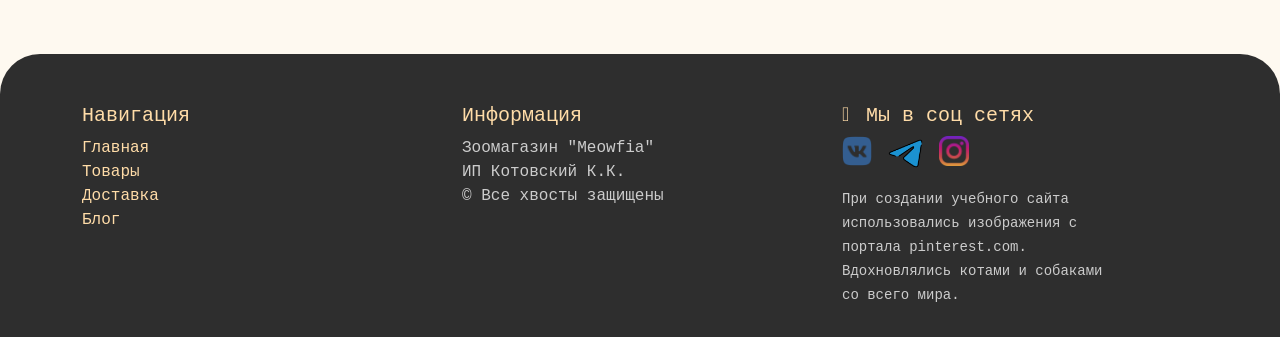
<file: article5.html>
<!DOCTYPE html>
<html lang="ru">
<head>
    <meta charset="UTF-8">
    <meta name="viewport" content="width=device-width, initial-scale=1.0">
    <title>Meowfia — Игрушки, которые не стыдно дарить</title>
    <link href="https://cdn.jsdelivr.net/npm/bootstrap@5.3.8/dist/css/bootstrap.min.css" rel="stylesheet" integrity="sha384-sRIl4kxILFvY47J16cr9ZwB07vP4J8+LH7qKQnuqkuIAvNWLzeN8tE5YBujZqJLB" crossorigin="anonymous">
    <link rel="stylesheet" href="style.css">
</head>
<body>
<header>
    <div class="container">
        <div class="row">
            <div class="col-12">
                <nav class="navbar-meowfia d-flex justify-content-between align-items-center">
                    <div class="logo mb-2 mb-md-0">
                        <a href="index.html">
                            <img src="meowffia.jpeg" alt="Meowfia" class="logo-img rounded-circle" style="width: 70px; height: 70px; object-fit: cover;">
                        </a>
                    </div>
                    <ul class="list-unstyled d-flex flex-wrap justify-content-center gap-2 gap-md-4 m-0">
                        <li><a href="index.html" class="nav-link px-2 px-md-3">Главная</a></li>
                        <li><a href="catalog.html" class="nav-link px-2 px-md-3">Товары</a></li>
                        <li><a href="delivery.html" class="nav-link px-2 px-md-3">Доставка</a></li>
                        <li><a href="blog.html" class="nav-link px-2 px-md-3">Блог</a></li>
                        <li><a href="index.html#feedback" class="nav-link px-2 px-md-3">Контакты</a></li>
                    </ul>
                </nav>
            </div>
        </div>
    </div>
</header>

<main class="container my-5">
    <a href="blog.html" class="btn btn-outline-secondary mb-4">← Назад к статьям</a>
    
    <h1 class="mb-4">Игрушки, которые не стыдно дарить</h1>
    <img src="toys.jpg" alt="довольная пёса" class="img-fluid rounded-4 mb-4" style="max-width: 600px;">
    
    <div class="fs-5">
        <p>Топ-5 подарков для хвостиков, которые понравятся и питомцу, и хозяину. Проверено доном Котовским!</p>
        
        <h3 class="mt-4">1. Интерактивная игрушка-головоломка</h3>
        <p>Развивает интеллект и занимает питомца на час-другой. Нужно достать вкусняшку из лабиринта. Подходит и кошкам, и собакам.</p>
        
        <h3 class="mt-4">2. Канатный канатик</h3>
        <p>Классика для собак. Прочный, чистит зубы, можно перетягивать. Выбирай натуральные волокна.</p>
        
        <h3 class="mt-4">3. Удочка с перьями</h3>
        <p>Лучший подарок для кота. Имитирует охоту, даёт выплеснуть энергию. Главное — после игры убирать в недоступное место.</p>
        
        <h3 class="mt-4">4. Мячи с сюрпризом</h3>
        <p>Мячики, которые пищат или светятся. Для собак — классический теннисный мяч. Для кошек — маленькие мячики с погремушкой.</p>
        
        <h3 class="mt-4">5. Когтеточка-домик</h3>
        <p>Два в одном: и когти поточить, и уединиться. Наша "Семейная башня" — лучший выбор для кошачьей мафии.</p>
        
        <div class="alert alert-light mt-4 p-4 rounded-4 bg-meowfia-soft">
            <strong>𓃠 Совет от дона Котовского:</strong> Самая лучшая игрушка — та, с которой играет хозяин. Время вместе дороже любой игрушки!
        </div>
    </div>
</main>

<footer class="footer">
    <div class="container">
        <div class="row">
            <div class="col-md-4">
                <h5 class="text-meowfia-gold">Навигация</h5>
                <ul class="list-unstyled">
                    <li><a href="index.html">Главная</a></li>
                    <li><a href="catalog.html">Товары</a></li>
                    <li><a href="delivery.html">Доставка</a></li>
                    <li><a href="blog.html">Блог</a></li>
                </ul>
            </div>
            <div class="col-md-4">
                <h5 class="text-meowfia-gold">Информация</h5>
                <p>Зоомагазин "Meowfia"<br>ИП Котовский К.К.<br> © Все хвосты защищены</p>
            </div>
            <div class="col-md-3">
                <div class="footer_social">
                    <h5 class="text-meowfia-gold"> 𓃠 Мы в соц сетях</h5>
                    <div class="d-flex gap-3 justify-content-center justify-content-md-start">
                        <a href="https://vk.com" target="_blank">
                            <img src="vk.png" alt="ВКонтакте" style="width: 30px; height: 30px;">
                        </a>
                        <a href="https://t.me" target="_blank">
                            <img src="tg.png" alt="Telegram" style="width: 35px; height: 35px;">
                        </a>
                        <a href="https://instagram.com" target="_blank">
                            <img src="insta.png" alt="Instagram" style="width: 30px; height: 30px;">
                        </a>
                    </div>
                </div>
                <div class="footer_add mt-3">
                    <small>При создании учебного сайта использовались изображения с портала pinterest.com. Вдохновлялись котами и собаками со всего мира.</small>
                </div>
            </div>
        </div>
    </div>
</footer>
</body>
</html>
</file>
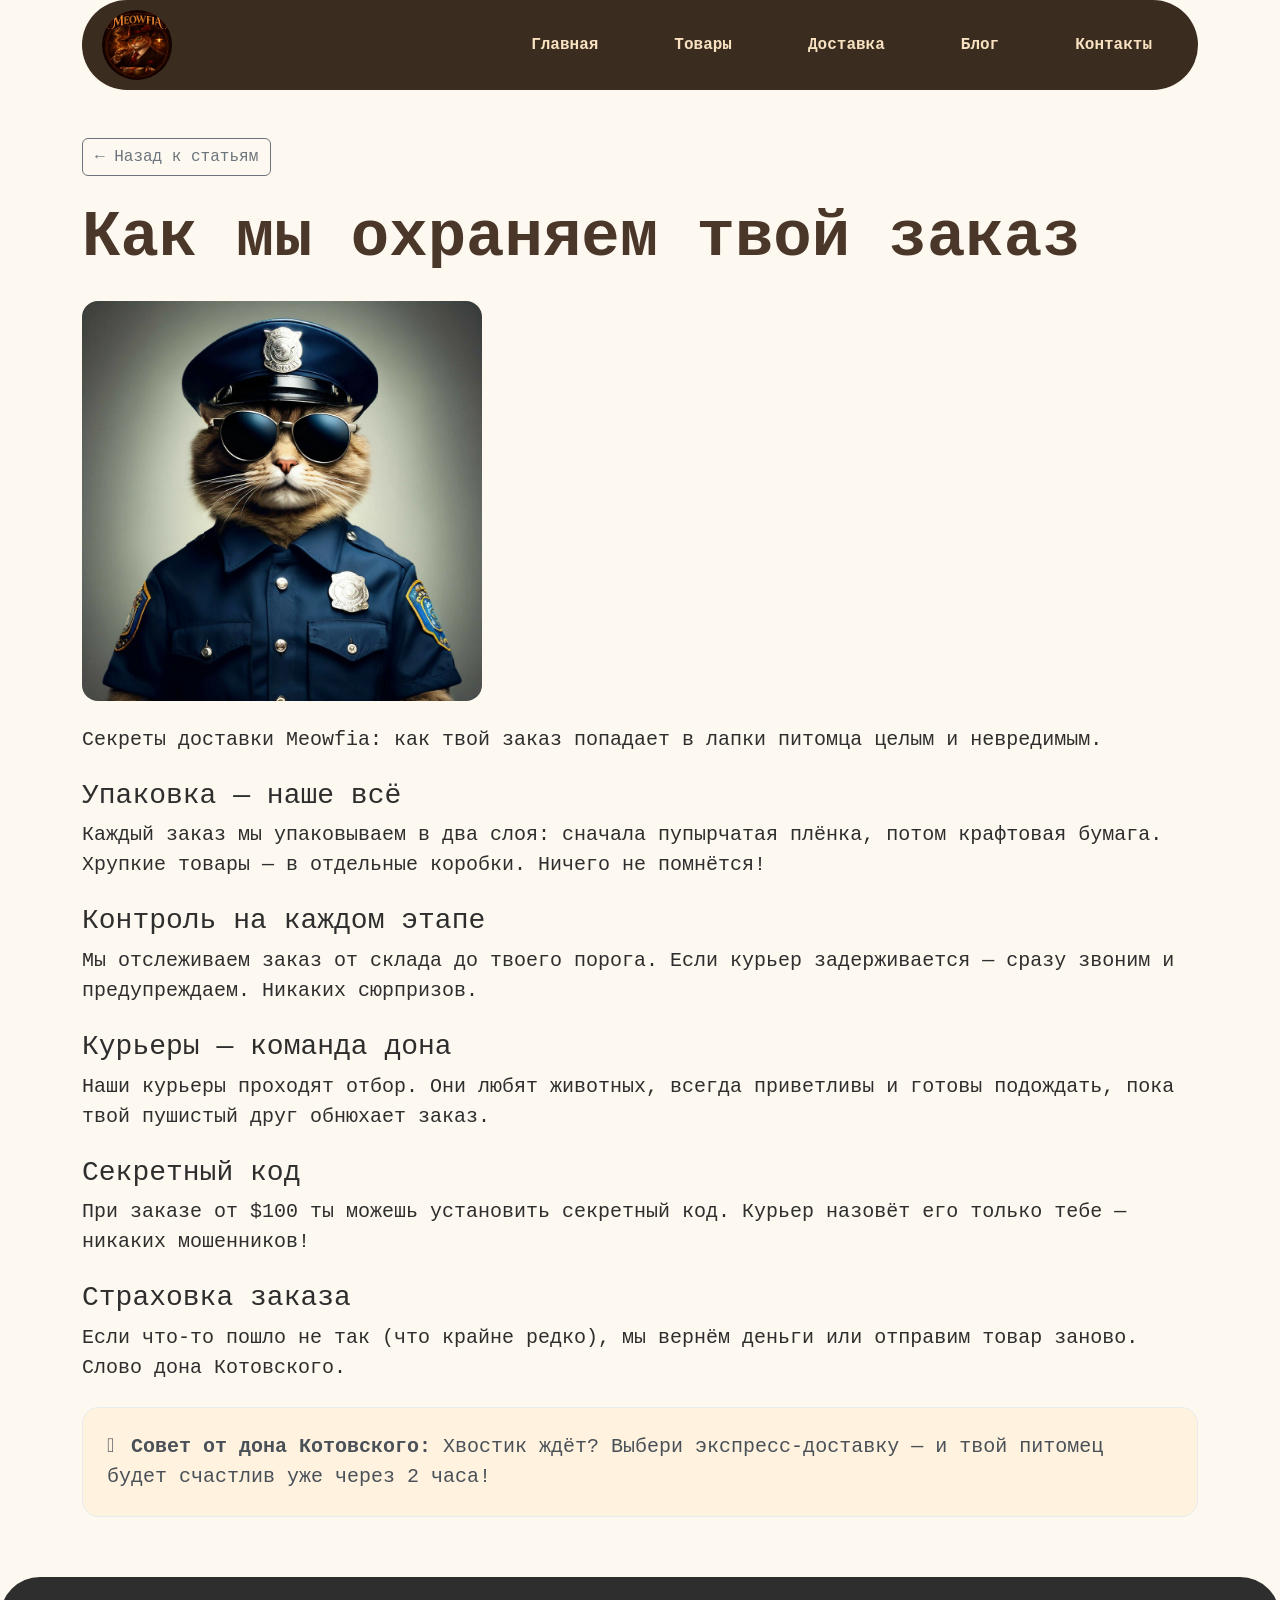
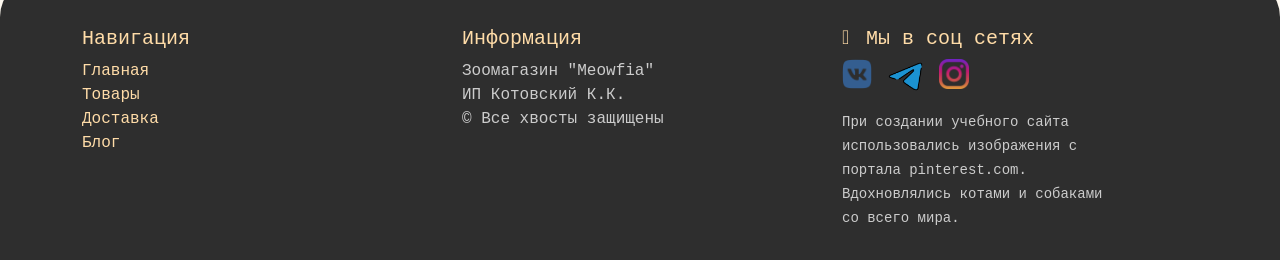
<file: article6.html>
<!DOCTYPE html>
<html lang="ru">
<head>
    <meta charset="UTF-8">
    <meta name="viewport" content="width=device-width, initial-scale=1.0">
    <title>Meowfia — Как мы охраняем твой заказ</title>
    <link href="https://cdn.jsdelivr.net/npm/bootstrap@5.3.8/dist/css/bootstrap.min.css" rel="stylesheet" integrity="sha384-sRIl4kxILFvY47J16cr9ZwB07vP4J8+LH7qKQnuqkuIAvNWLzeN8tE5YBujZqJLB" crossorigin="anonymous">
    <link rel="stylesheet" href="style.css">
</head>
<body>
<header>
    <div class="container">
        <div class="row">
            <div class="col-12">
                <nav class="navbar-meowfia d-flex justify-content-between align-items-center">
                    <div class="logo mb-2 mb-md-0">
                        <a href="index.html">
                            <img src="meowffia.jpeg" alt="Meowfia" class="logo-img rounded-circle" style="width: 70px; height: 70px; object-fit: cover;">
                        </a>
                    </div>
                    <ul class="list-unstyled d-flex flex-wrap justify-content-center gap-2 gap-md-4 m-0">
                        <li><a href="index.html" class="nav-link px-2 px-md-3">Главная</a></li>
                        <li><a href="catalog.html" class="nav-link px-2 px-md-3">Товары</a></li>
                        <li><a href="delivery.html" class="nav-link px-2 px-md-3">Доставка</a></li>
                        <li><a href="blog.html" class="nav-link px-2 px-md-3">Блог</a></li>
                        <li><a href="index.html#feedback" class="nav-link px-2 px-md-3">Контакты</a></li>
                    </ul>
                </nav>
            </div>
        </div>
    </div>
</header>

<main class="container my-5">
    <a href="blog.html" class="btn btn-outline-secondary mb-4">← Назад к статьям</a>
    
    <h1 class="mb-4">Как мы охраняем твой заказ</h1>
    <img src="security.webp" alt="очень надёжно" class="img-fluid rounded-4 mb-4" style="max-width: 600px;">
    
    <div class="fs-5">
        <p>Секреты доставки Meowfia: как твой заказ попадает в лапки питомца целым и невредимым.</p>
        
        <h3 class="mt-4">Упаковка — наше всё</h3>
        <p>Каждый заказ мы упаковываем в два слоя: сначала пупырчатая плёнка, потом крафтовая бумага. Хрупкие товары — в отдельные коробки. Ничего не помнётся!</p>
        
        <h3 class="mt-4">Контроль на каждом этапе</h3>
        <p>Мы отслеживаем заказ от склада до твоего порога. Если курьер задерживается — сразу звоним и предупреждаем. Никаких сюрпризов.</p>
        
        <h3 class="mt-4">Курьеры — команда дона</h3>
        <p>Наши курьеры проходят отбор. Они любят животных, всегда приветливы и готовы подождать, пока твой пушистый друг обнюхает заказ.</p>
        
        <h3 class="mt-4">Секретный код</h3>
        <p>При заказе от $100 ты можешь установить секретный код. Курьер назовёт его только тебе — никаких мошенников!</p>
        
        <h3 class="mt-4">Страховка заказа</h3>
        <p>Если что-то пошло не так (что крайне редко), мы вернём деньги или отправим товар заново. Слово дона Котовского.</p>
        
        <div class="alert alert-light mt-4 p-4 rounded-4 bg-meowfia-soft">
            <strong>𓃠 Совет от дона Котовского:</strong> Хвостик ждёт? Выбери экспресс-доставку — и твой питомец будет счастлив уже через 2 часа!
        </div>
    </div>
</main>

<footer class="footer">
    <div class="container">
        <div class="row">
            <div class="col-md-4">
                <h5 class="text-meowfia-gold">Навигация</h5>
                <ul class="list-unstyled">
                    <li><a href="index.html">Главная</a></li>
                    <li><a href="catalog.html">Товары</a></li>
                    <li><a href="delivery.html">Доставка</a></li>
                    <li><a href="blog.html">Блог</a></li>
                </ul>
            </div>
            <div class="col-md-4">
                <h5 class="text-meowfia-gold">Информация</h5>
                <p>Зоомагазин "Meowfia"<br>ИП Котовский К.К.<br> © Все хвосты защищены</p>
            </div>
            <div class="col-md-3">
                <div class="footer_social">
                    <h5 class="text-meowfia-gold"> 𓃠 Мы в соц сетях</h5>
                    <div class="d-flex gap-3 justify-content-center justify-content-md-start">
                        <a href="https://vk.com" target="_blank">
                            <img src="vk.png" alt="ВКонтакте" style="width: 30px; height: 30px;">
                        </a>
                        <a href="https://t.me" target="_blank">
                            <img src="tg.png" alt="Telegram" style="width: 35px; height: 35px;">
                        </a>
                        <a href="https://instagram.com" target="_blank">
                            <img src="insta.png" alt="Instagram" style="width: 30px; height: 30px;">
                        </a>
                    </div>
                </div>
                <div class="footer_add mt-3">
                    <small>При создании учебного сайта использовались изображения с портала pinterest.com. Вдохновлялись котами и собаками со всего мира.</small>
                </div>
            </div>
        </div>
    </div>
</footer>
</body>
</html>
</file>
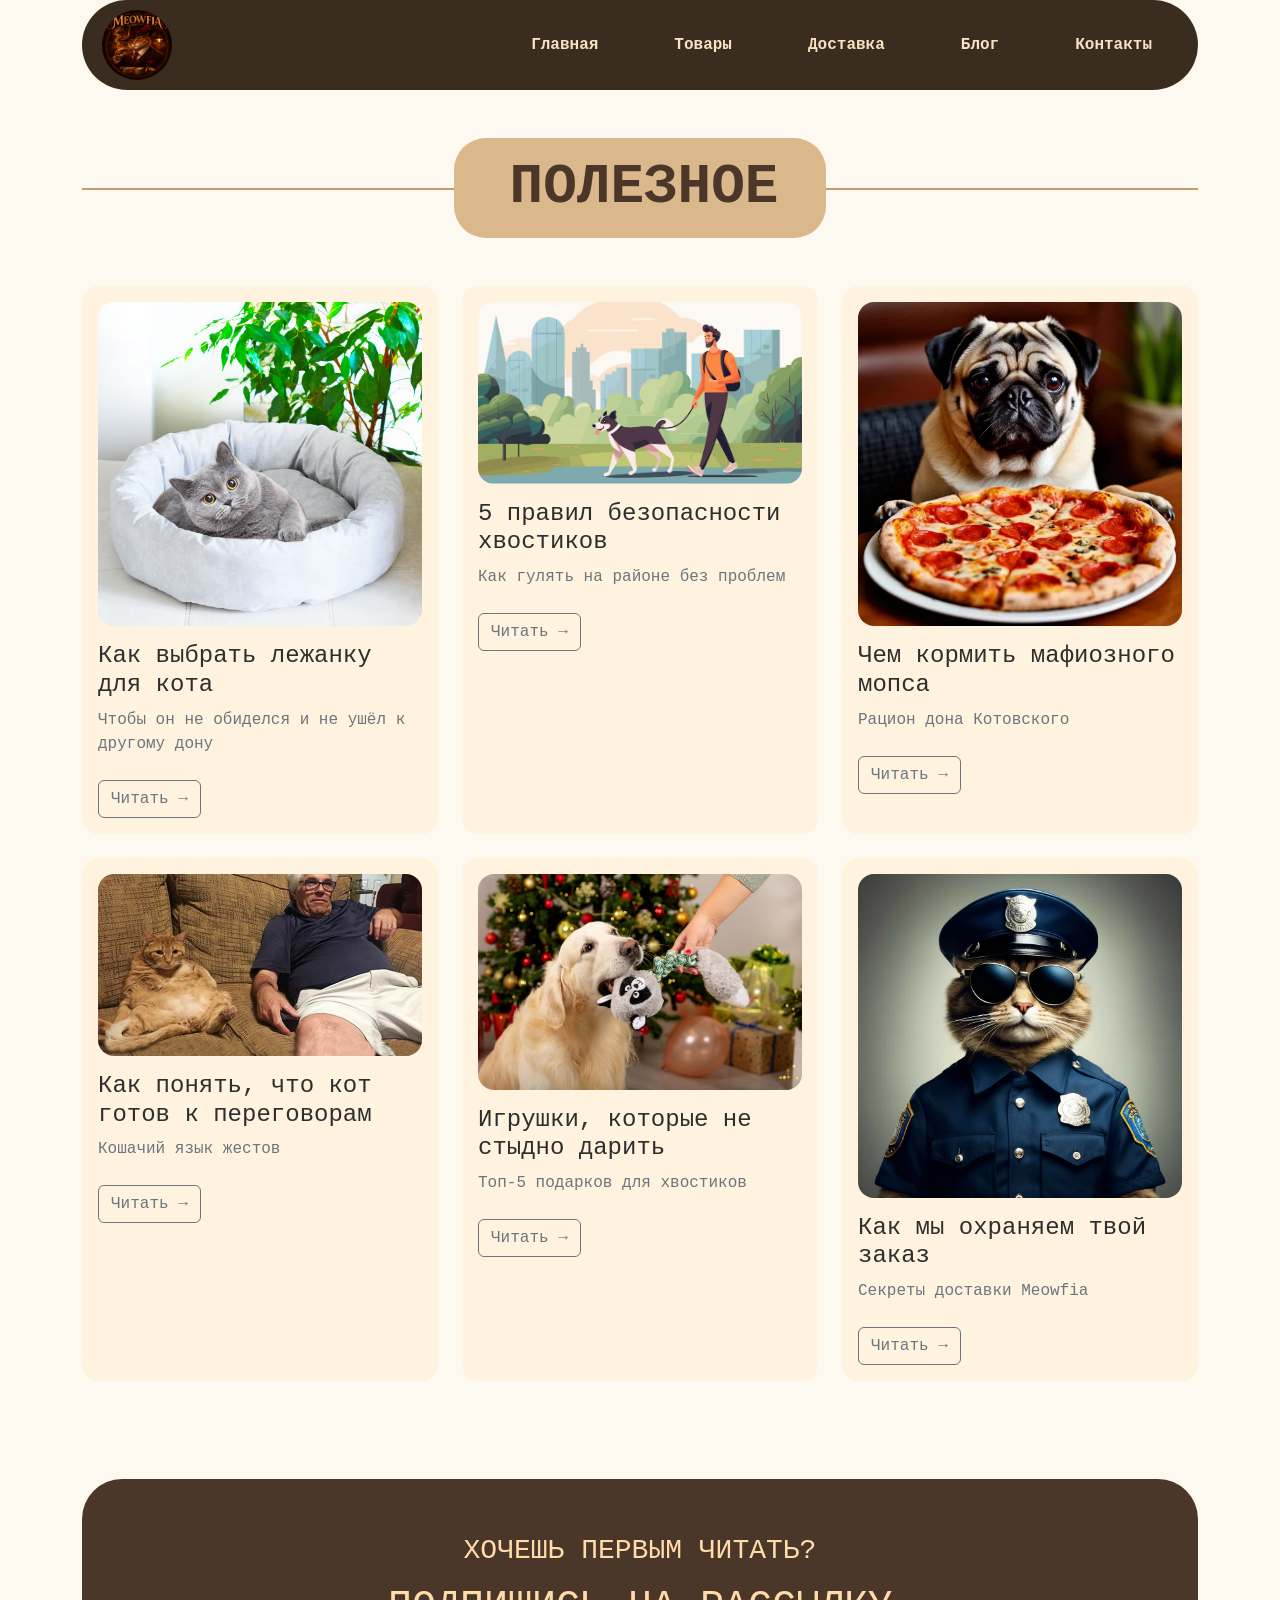
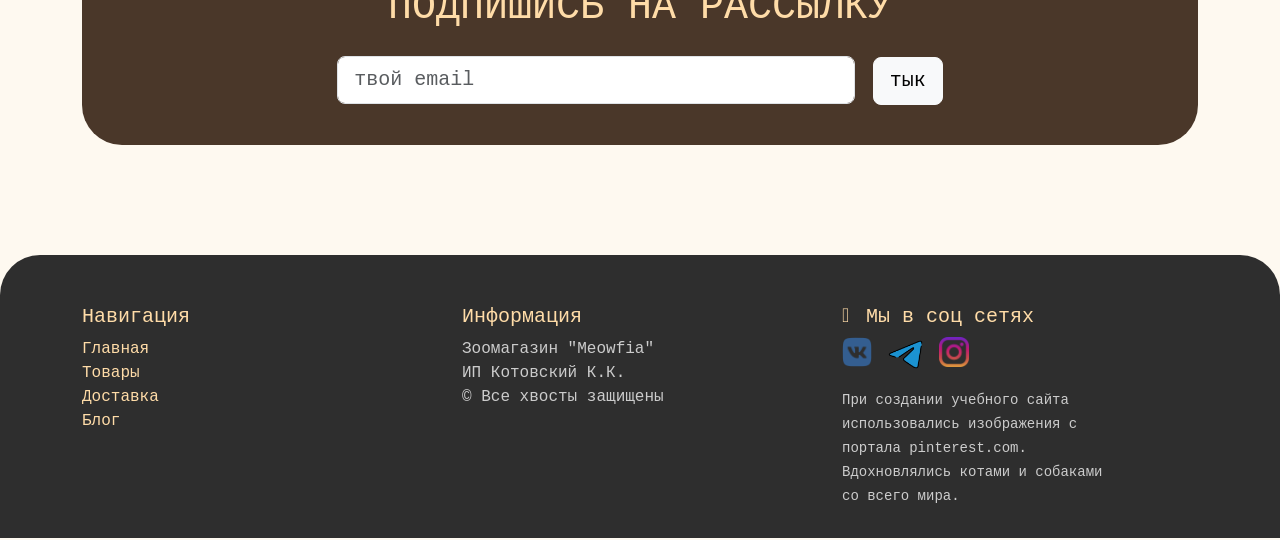
<file: blog.html>
<!DOCTYPE html>
<html lang="ru">
<head>
    <meta charset="UTF-8">
    <meta name="viewport" content="width=device-width, initial-scale=1.0">
    <title>Meowfia — полезное</title>
    <link href="https://cdn.jsdelivr.net/npm/bootstrap@5.3.8/dist/css/bootstrap.min.css" rel="stylesheet" integrity="sha384-sRIl4kxILFvY47J16cr9ZwB07vP4J8+LH7qKQnuqkuIAvNWLzeN8tE5YBujZqJLB" crossorigin="anonymous">
    <link rel="stylesheet" href="style.css">
</head>
<body>
<header>
    <div class="container">
        <div class="row">
            <div class="col-12">
                <nav class="navbar-meowfia d-flex justify-content-between align-items-center">
                    <div class="logo mb-2 mb-md-0">
    <a href="index.html">
        <img src="meowffia.jpeg" alt="Meowfia" class="logo-img rounded-circle" style="width: 70px; height: 70px; object-fit: cover;">
    </a>
</div>
                    <ul class="list-unstyled d-flex flex-wrap justify-content-center gap-2 gap-md-4 m-0">
                        <li><a href="index.html" class="nav-link px-2 px-md-3">Главная</a></li>
                        <li><a href="catalog.html" class="nav-link px-2 px-md-3">Товары</a></li>
                        <li><a href="delivery.html" class="nav-link px-2 px-md-3">Доставка</a></li>
                        <li><a href="blog.html" class="nav-link px-2 px-md-3">Блог</a></li>
                        <li><a href="index.html#feedback" class="nav-link px-2 px-md-3">Контакты</a></li>
                    </ul>
                </nav>
            </div>
        </div>
    </div>
</header>

<main class="container my-5">
    <div class="text-center mb-5 position-relative">
        <div class="position-absolute top-50 start-0 w-100" style="height: 2px; background: #c59b6c; z-index: 0;"></div>
        <div class="position-relative d-inline-block bg-meowfia-light px-5 py-3 rounded-5" style="z-index: 1;">
            <span class="me-2 fs-1"></span>
            <h1 class="display-4 fw-bold d-inline" style="color: #4a3729;">ПОЛЕЗНОЕ</h1>
        </div>
    </div>
    <div class="row g-4">
    
        <div class="col-md-6 col-lg-4">
            <div class="bg-meowfia-soft p-3 rounded-4 h-100">
                <img src="kitten.jpg" alt="Котик" class="img-fluid rounded-4 mb-3">
                <h3 class="h4">Как выбрать лежанку для кота</h3>
                <p class="text-secondary">Чтобы он не обиделся и не ушёл к другому дону</p>
                <a href="article1.html" class="btn btn-outline-secondary mt-2">Читать →</a>
            </div>
        </div>


        <div class="col-md-6 col-lg-4">
            <div class="bg-meowfia-soft p-3 rounded-4 h-100">
                <img src="walk.avif" alt="прогулка с собакой" class="img-fluid rounded-4 mb-3">
                <h3 class="h4">5 правил безопасности хвостиков</h3>
                <p class="text-secondary">Как гулять на районе без проблем</p>
                <a href="article2.html" class="btn btn-outline-secondary mt-2">Читать →</a>
            </div>
        </div>

        <div class="col-md-6 col-lg-4">
            <div class="bg-meowfia-soft p-3 rounded-4 h-100">
                <img src="pug.webp" alt="Мопсик" class="img-fluid rounded-4 mb-3">
                <h3 class="h4">Чем кормить мафиозного мопса</h3>
                <p class="text-secondary">Рацион дона Котовского</p>
                <a href="article3.html" class="btn btn-outline-secondary mt-2">Читать →</a>
            </div>
        </div>


        <div class="col-md-6 col-lg-4">
            <div class="bg-meowfia-soft p-3 rounded-4 h-100">
                <img src="humanandcat.webp" alt="на чиле" class="img-fluid rounded-4 mb-3">
                <h3 class="h4">Как понять, что кот готов к переговорам</h3>
                <p class="text-secondary">Кошачий язык жестов</p>
                <a href="article4.html" class="btn btn-outline-secondary mt-2">Читать →</a>
            </div>
        </div>

        
        <div class="col-md-6 col-lg-4">
            <div class="bg-meowfia-soft p-3 rounded-4 h-100">
                <img src="toys.jpg" alt="довольная пёса" class="img-fluid rounded-4 mb-3">
                <h3 class="h4">Игрушки, которые не стыдно дарить</h3>
                <p class="text-secondary">Топ-5 подарков для хвостиков</p>
                <a href="article5.html" class="btn btn-outline-secondary mt-2">Читать →</a>
            </div>
        </div>

        
        <div class="col-md-6 col-lg-4">
            <div class="bg-meowfia-soft p-3 rounded-4 h-100">
                <img src="security.webp" alt="очень надёжно" class="img-fluid rounded-4 mb-3">
                <h3 class="h4">Как мы охраняем твой заказ</h3>
                <p class="text-secondary">Секреты доставки Meowfia</p>
                <a href="article6.html" class="btn btn-outline-secondary mt-2">Читать →</a>
            </div>
        </div>
    </div>

    
    <section class="my-5">
        <div class="row">
            <div class="col-12">
                <div class="contact-block">
                    <h3 class="mb-3">ХОЧЕШЬ ПЕРВЫМ ЧИТАТЬ?</h3>
                    <h3 class="display-6">ПОДПИШИСЬ НА РАССЫЛКУ</h3>
                    <div class="mt-4">
                        <input type="email" class="form-control form-control-lg d-inline-block w-50" placeholder="твой email">
                        <button class="btn btn-light btn-lg ms-2">тык</button>
                    </div>
                </div>
            </div>
        </div>
    </section>
</main>

<footer class="footer">
    <div class="container">
        <div class="row">
            <div class="col-md-4">
                <h5 class="text-meowfia-gold">Навигация</h5>
                <ul class="list-unstyled">
                    <li><a href="index.html">Главная</a></li>
                    <li><a href="catalog.html">Товары</a></li>
                    <li><a href="delivery.html">Доставка</a></li>
                    <li><a href="blog.html">Блог</a></li>
                </ul>
            </div>
            <div class="col-md-4">
                <h5 class="text-meowfia-gold">Информация</h5>
                <p>Зоомагазин "Meowfia"<br>ИП Котовский К.К.<br> © Все хвосты защищены</p>
            </div>
            <div class="col-md-3">
                <div class="footer_social">
    <h5 class="text-meowfia-gold"> 𓃠 Мы в соц сетях</h5>
    <div class="d-flex gap-3 justify-content-center justify-content-md-start">
        <a href="https://vk.com" target="_blank">
            <img src="vk.png" alt="ВКонтакте" style="width: 30px; height: 30px;">
        </a>
        <a href="https://t.me" target="_blank">
            <img src="tg.png" alt="Telegram" style="width: 35px; height: 35px;">
        </a>
        <a href="https://instagram.com" target="_blank">
            <img src="insta.png" alt="Instagram" style="width: 30px; height: 30px;">
        </a>
    </div>
</div>
                <div class="footer_add mt-3">
                    <small>При создании учебного сайта использовались изображения с портала pinterest.com. Вдохновлялись котами и собаками со всего мира.</small>
                </div>
            </div>
        </div>
    </div>
</footer>


</body>
</html>
</file>
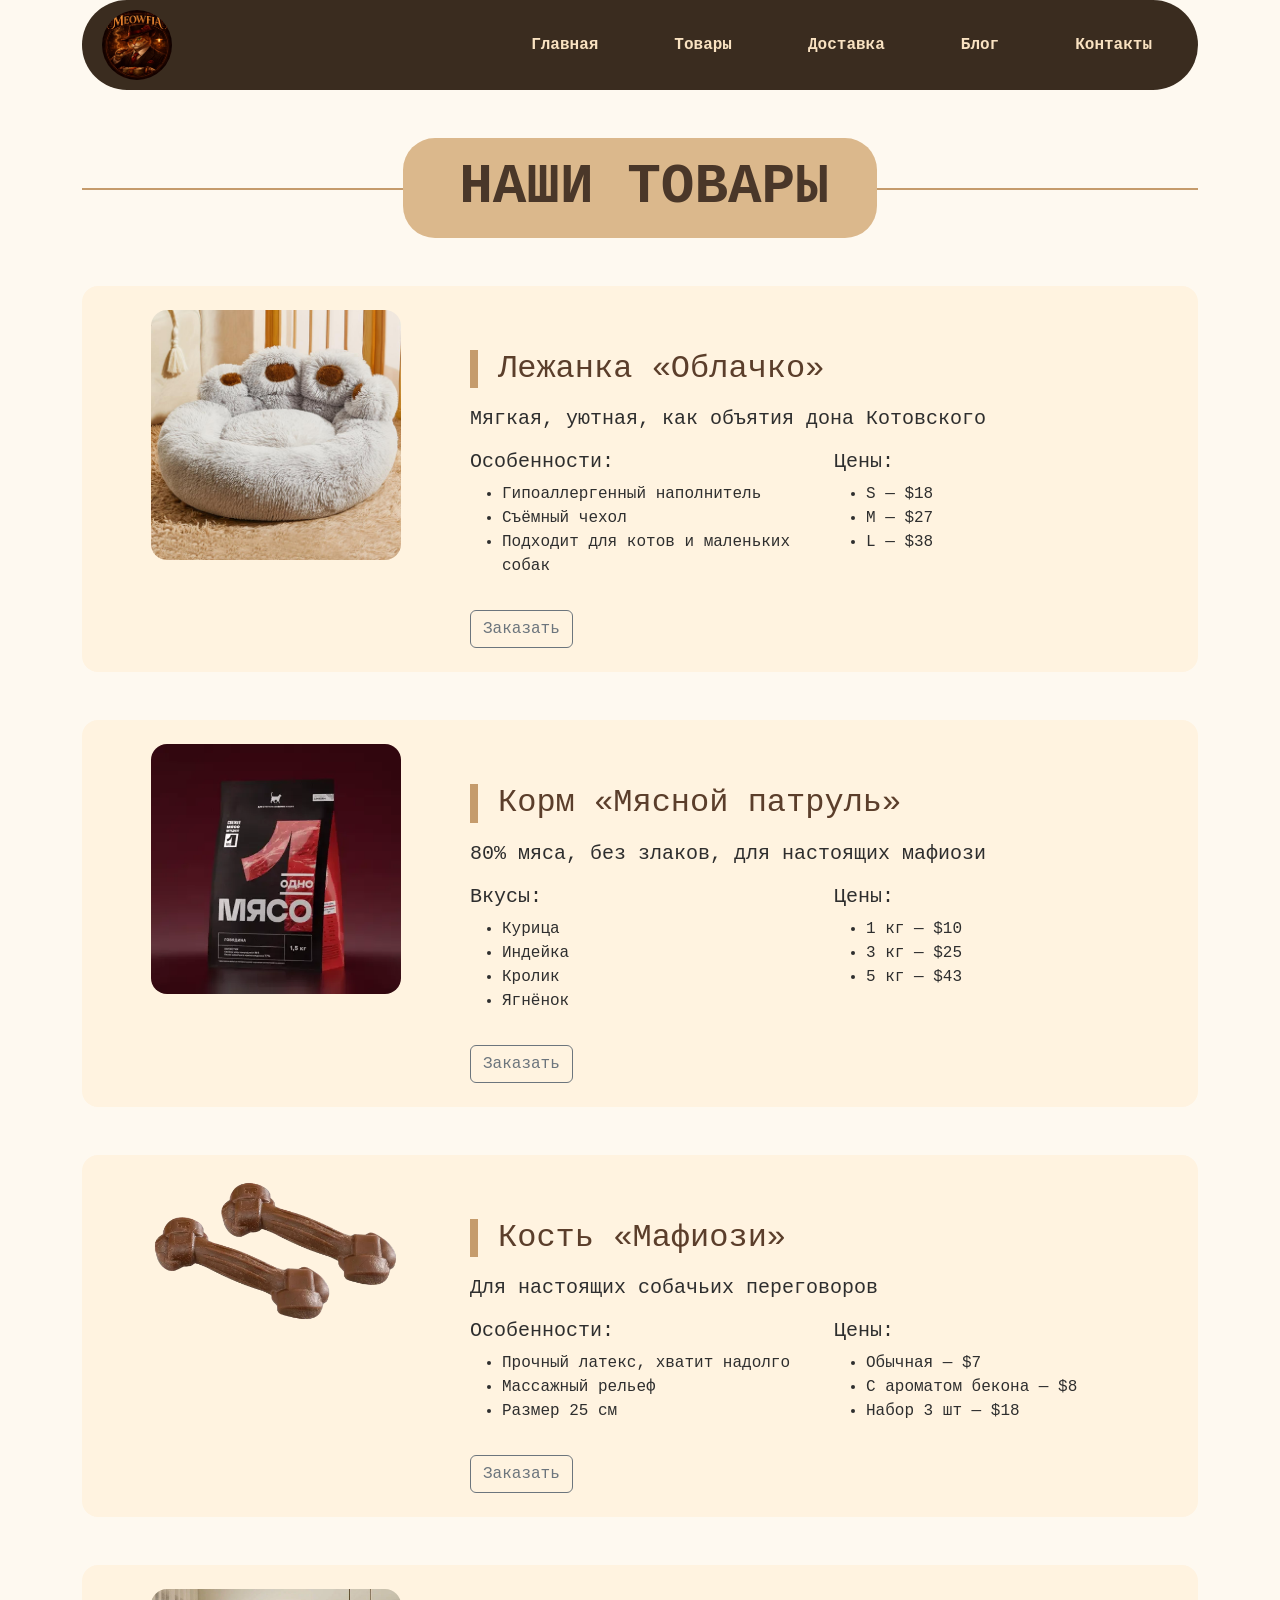
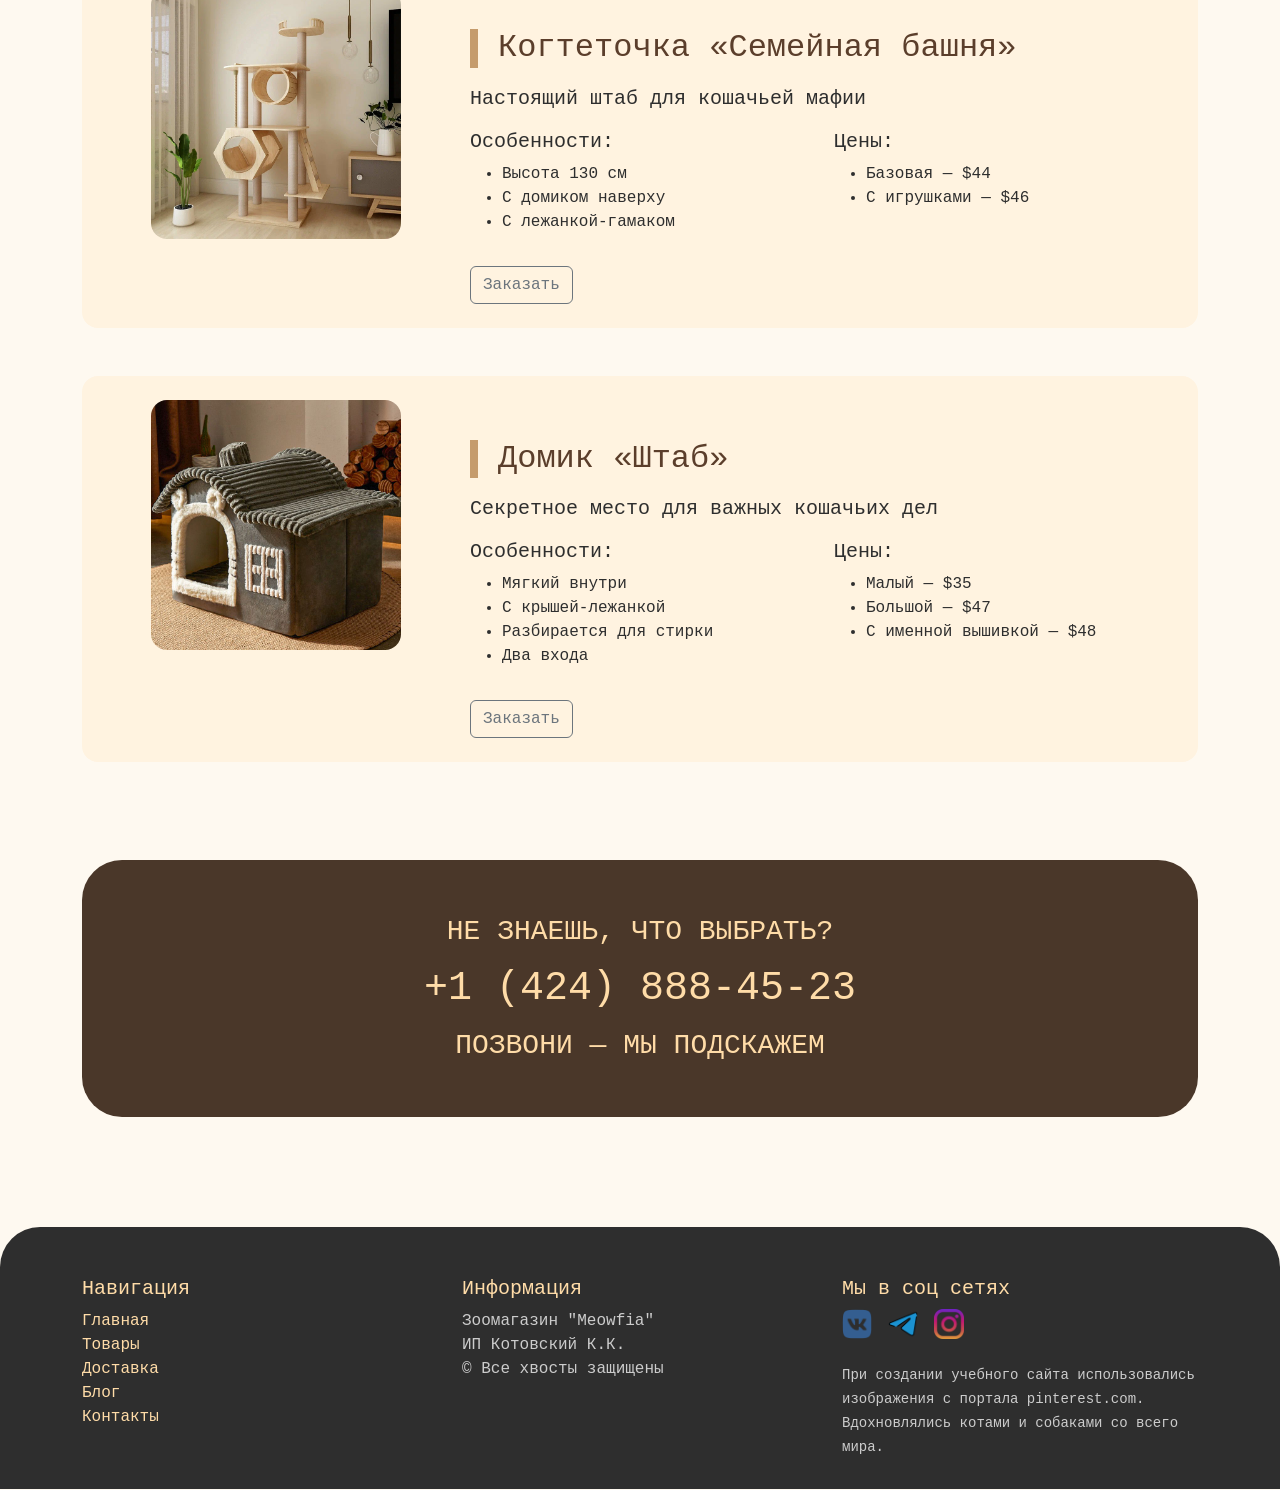
<file: catalog.html>
<!DOCTYPE html>
<html lang="ru">
<head>
    <meta charset="UTF-8">
    <meta name="viewport" content="width=device-width, initial-scale=1.0">
    <title>Meowfia — товары</title>
    <link href="https://cdn.jsdelivr.net/npm/bootstrap@5.3.8/dist/css/bootstrap.min.css" rel="stylesheet" integrity="sha384-sRIl4kxILFvY47J16cr9ZwB07vP4J8+LH7qKQnuqkuIAvNWLzeN8tE5YBujZqJLB" crossorigin="anonymous">
    <link rel="stylesheet" href="style.css">
</head>
<body>
<header>
    <div class="container">
        <div class="row">
            <div class="col-12">
                <nav class="navbar-meowfia d-flex justify-content-between align-items-center">
                    <div class="logo mb-2 mb-md-0">
    <a href="index.html">
        <img src="meowffia.jpeg" alt="Meowfia" class="logo-img rounded-circle" style="width: 70px; height: 70px; object-fit: cover;">
    </a>
</div>
                    <ul class="list-unstyled d-flex flex-wrap justify-content-center gap-2 gap-md-4 m-0">
                        <li><a href="index.html" class="nav-link px-2 px-md-3">Главная</a></li>
                        <li><a href="catalog.html" class="nav-link px-2 px-md-3">Товары</a></li>
                        <li><a href="delivery.html" class="nav-link px-2 px-md-3">Доставка</a></li>
                        <li><a href="blog.html" class="nav-link px-2 px-md-3">Блог</a></li>
                        <li><a href="index.html#feedback" class="nav-link px-2 px-md-3">Контакты</a></li>
                    </ul>
                </nav>
            </div>
        </div>
    </div>
</header>

<main class="container my-5">
    <div class="text-center mb-5 position-relative">
        <div class="position-absolute top-50 start-0 w-100" style="height: 2px; background: #c59b6c; z-index: 0;"></div>
        <div class="position-relative d-inline-block bg-meowfia-light px-5 py-3 rounded-5" style="z-index: 1;">
            <span class="me-2 fs-1"></span>
            <h1 class="display-4 fw-bold d-inline" style="color: #4a3729;">НАШИ ТОВАРЫ</h1>
        </div>
    </div>

    <div class="row mb-5">
        <div class="col-12">
            <div class="bg-meowfia-soft p-4 rounded-4">
                <div class="row">
                    <div class="col-md-4 text-center mb-3 mb-md-0">
                        <img src="bed.jpeg" alt="Лежанка" class="img-fluid rounded-4" style="max-width: 250px;">
                    </div>
                    <div class="col-md-8">
                        <h2 class="mb-3">Лежанка «Облачко»</h2>
                        <p class="fs-5 mb-3">Мягкая, уютная, как объятия дона Котовского</p>
                        <div class="row">
                            <div class="col-sm-6">
                                <h5>Особенности:</h5>
                                <ul>
                                    <li>Гипоаллергенный наполнитель</li>
                                    <li>Съёмный чехол</li>
                                    <li>Подходит для котов и маленьких собак</li>
                                </ul>
                            </div>
                            <div class="col-sm-6">
                                <h5>Цены:</h5>
                                <ul>
                                    <li>S — $18</li>
                                    <li>M — $27</li>
                                    <li>L — $38</li>
                                </ul>
                            </div>
                        </div>
                        <div class="mt-3">
                            <a href="index.html#feedback" class="btn btn-outline-secondary">Заказать</a>
                        </div>
                    </div>
                </div>
            </div>
        </div>
    </div>

    
    <div class="row mb-5">
        <div class="col-12">
            <div class="bg-meowfia-soft p-4 rounded-4">
                <div class="row">
                    <div class="col-md-4 text-center mb-3 mb-md-0">
                        <img src="food.webp" alt="Корм" class="img-fluid rounded-4" style="max-width: 250px;">
                    </div>
                    <div class="col-md-8">
                        <h2 class="mb-3">Корм «Мясной патруль»</h2>
                        <p class="fs-5 mb-3">80% мяса, без злаков, для настоящих мафиози</p>
                        <div class="row">
                            <div class="col-sm-6">
                                <h5>Вкусы:</h5>
                                <ul>
                                    <li>Курица</li>
                                    <li>Индейка</li>
                                    <li>Кролик</li>
                                    <li>Ягнёнок</li>
                                </ul>
                            </div>
                            <div class="col-sm-6">
                                <h5>Цены:</h5>
                                <ul>
                                    <li>1 кг — $10</li>
                                    <li>3 кг — $25</li>
                                    <li>5 кг — $43</li>
                                </ul>
                            </div>
                        </div>
                        <div class="mt-3">
                            <a href="index.html#feedback" class="btn btn-outline-secondary">Заказать</a>
                        </div>
                    </div>
                </div>
            </div>
        </div>
    </div>

    
    <div class="row mb-5">
        <div class="col-12">
            <div class="bg-meowfia-soft p-4 rounded-4">
                <div class="row">
                    <div class="col-md-4 text-center mb-3 mb-md-0">
                        <img src="dog.png" alt="Кость" class="img-fluid rounded-4" style="max-width: 250px;">
                    </div>
                    <div class="col-md-8">
                        <h2 class="mb-3">Кость «Мафиози»</h2>
                        <p class="fs-5 mb-3">Для настоящих собачьих переговоров</p>
                        <div class="row">
                            <div class="col-sm-6">
                                <h5>Особенности:</h5>
                                <ul>
                                    <li>Прочный латекс, хватит надолго</li>
                                    <li>Массажный рельеф</li>
                                    <li>Размер 25 см</li>
                                </ul>
                            </div>
                            <div class="col-sm-6">
                                <h5>Цены:</h5>
                                <ul>
                                    <li>Обычная — $7</li>
                                    <li>С ароматом бекона — $8</li>
                                    <li>Набор 3 шт — $18</li>
                                </ul>
                            </div>
                        </div>
                        <div class="mt-3">
                            <a href="index.html#feedback" class="btn btn-outline-secondary">Заказать</a>
                        </div>
                    </div>
                </div>
            </div>
        </div>
    </div>

   
    <div class="row mb-5">
        <div class="col-12">
            <div class="bg-meowfia-soft p-4 rounded-4">
                <div class="row">
                    <div class="col-md-4 text-center mb-3 mb-md-0">
                        <img src="cat.webp" alt="Когтеточка" class="img-fluid rounded-4" style="max-width: 250px;">
                    </div>
                    <div class="col-md-8">
                        <h2 class="mb-3">Когтеточка «Семейная башня»</h2>
                        <p class="fs-5 mb-3">Настоящий штаб для кошачьей мафии</p>
                        <div class="row">
                            <div class="col-sm-6">
                                <h5>Особенности:</h5>
                                <ul>
                                    <li>Высота 130 см</li>
                                    <li>С домиком наверху</li>
                                    <li>С лежанкой-гамаком</li>
                                </ul>
                            </div>
                            <div class="col-sm-6">
                                <h5>Цены:</h5>
                                <ul>
                                    <li>Базовая — $44</li>
                                    <li>С игрушками — $46</li>
                                </ul>
                            </div>
                        </div>
                        <div class="mt-3">
                            <a href="index.html#feedback" class="btn btn-outline-secondary">Заказать</a>
                        </div>
                    </div>
                </div>
            </div>
        </div>
    </div>

    
    <div class="row mb-5">
        <div class="col-12">
            <div class="bg-meowfia-soft p-4 rounded-4">
                <div class="row">
                    <div class="col-md-4 text-center mb-3 mb-md-0">
                        <img src="house.jpg" alt="Домик" class="img-fluid rounded-4" style="max-width: 250px;">
                    </div>
                    <div class="col-md-8">
                        <h2 class="mb-3">Домик «Штаб»</h2>
                        <p class="fs-5 mb-3">Секретное место для важных кошачьих дел</p>
                        <div class="row">
                            <div class="col-sm-6">
                                <h5>Особенности:</h5>
                                <ul>
                                    <li>Мягкий внутри</li>
                                    <li>С крышей-лежанкой</li>
                                    <li>Разбирается для стирки</li>
                                    <li>Два входа</li>
                                </ul>
                            </div>
                            <div class="col-sm-6">
                                <h5>Цены:</h5>
                                <ul>
                                    <li>Малый — $35</li>
                                    <li>Большой — $47</li>
                                    <li>С именной вышивкой — $48</li>
                                </ul>
                            </div>
                        </div>
                        <div class="mt-3">
                            <a href="index.html#feedback" class="btn btn-outline-secondary">Заказать</a>
                        </div>
                    </div>
                </div>
            </div>
        </div>
    </div>

  
    <section class="my-5">
        <div class="row">
            <div class="col-12">
                <div class="contact-block" id="feedback">
                    <h3 class="mb-3">НЕ ЗНАЕШЬ, ЧТО ВЫБРАТЬ?</h3>
                    <a href="tel:+14248884523" class="text-decoration-none" style="color: inherit;">
                        <h3 class="display-6">+1 (424) 888-45-23</h3>
                    </a>
                    <h3 class="mt-3">ПОЗВОНИ — МЫ ПОДСКАЖЕМ</h3>
                </div>
            </div>
        </div>
    </section>
</main>

<footer class="footer">
    <div class="container">
        <div class="row">
            <div class="col-md-4">
                <h5 class="text-meowfia-gold">Навигация</h5>
                <ul class="list-unstyled">
                    <li><a href="index.html">Главная</a></li>
                    <li><a href="catalog.html">Товары</a></li>
                    <li><a href="delivery.html">Доставка</a></li>
                    <li><a href="blog.html">Блог</a></li>
                    <li><a href="index.html#feedback" >Контакты</a></li>
                </ul>
            </div>
            <div class="col-md-4">
                <h5 class="text-meowfia-gold">Информация</h5>
                <p>Зоомагазин "Meowfia"<br>ИП Котовский К.К.<br> © Все хвосты защищены</p>
            </div>
            <div class="col-md-4">
                <div class="footer_social">
                    <h5 class="text-meowfia-gold">Мы в соц сетях</h5>
                    <div class="d-flex gap-3 justify-content-center justify-content-md-start">
                        <a href="https://vk.com" target="_blank">
                            <img src="vk.png" alt="ВКонтакте" style="width: 30px; height: 30px;">
                        </a>
                        <a href="https://t.me" target="_blank">
                            <img src="tg.png" alt="Telegram" style="width: 30px; height: 30px;">
                        </a>
                        <a href="https://instagram.com" target="_blank">
                            <img src="insta.png" alt="Instagram" style="width: 30px; height: 30px;">
                        </a>
                    </div>
                </div>
                <div class="footer_add mt-4">
                    <small>При создании учебного сайта использовались изображения с портала pinterest.com. Вдохновлялись котами и собаками со всего мира.</small>
                </div>
            </div>
        </div>
    </div>
</footer>
</body>
</html>
</file>
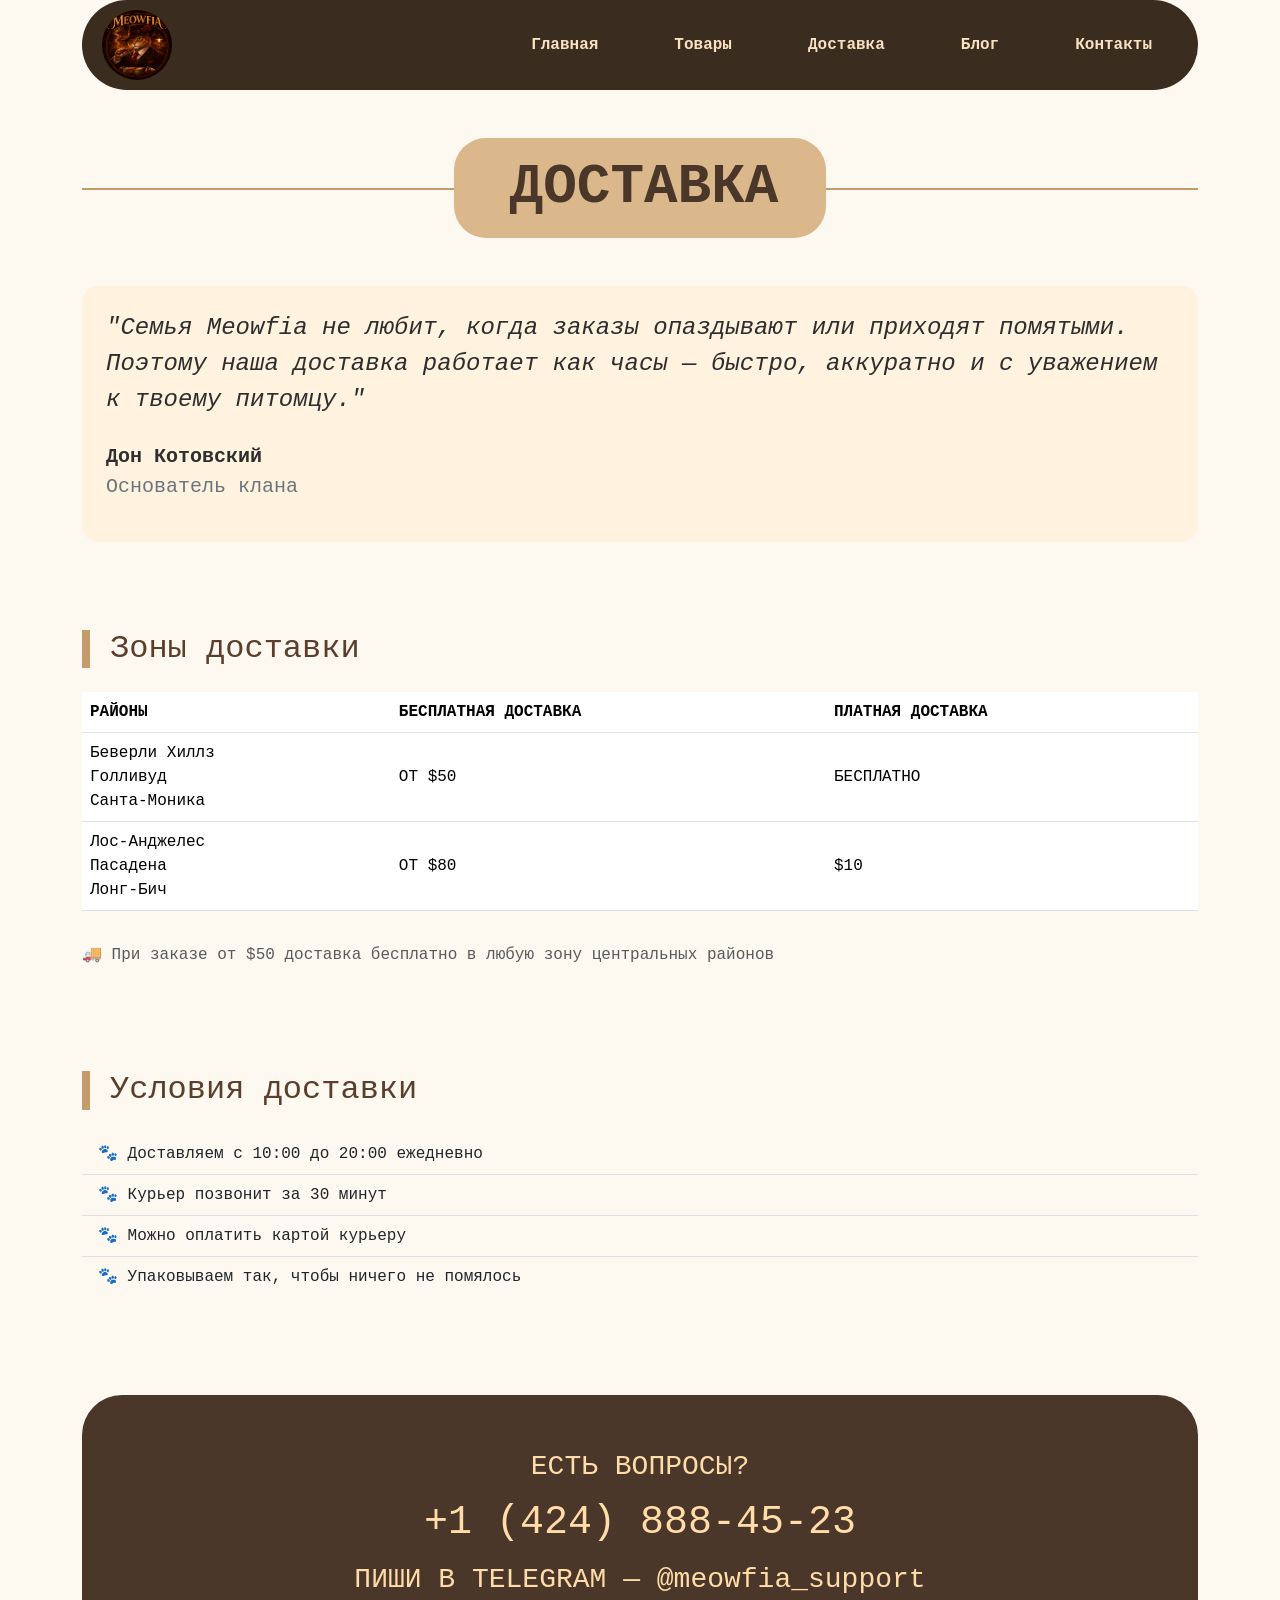
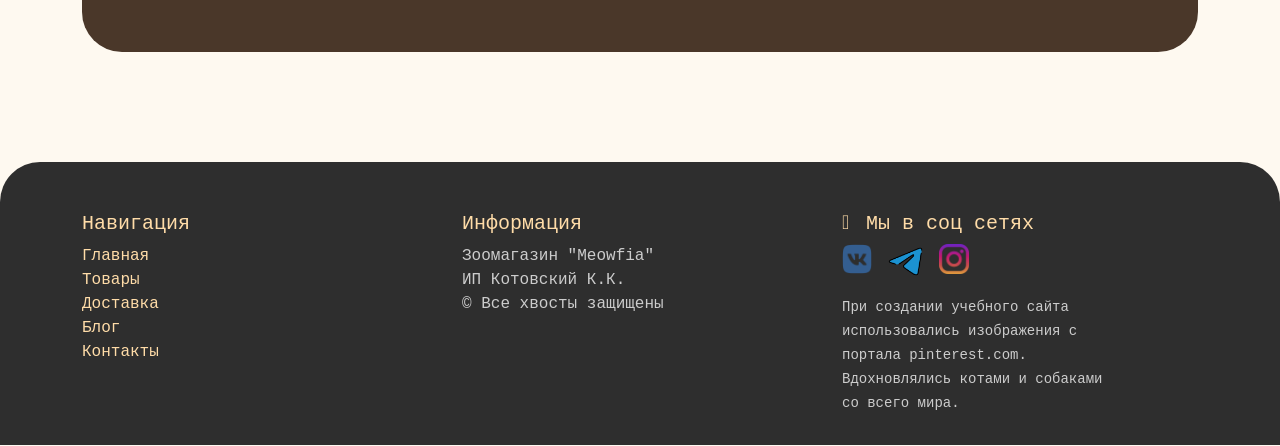
<file: delivery.html>
<!DOCTYPE html>
<html lang="ru">
<head>
    <meta charset="UTF-8">
    <meta name="viewport" content="width=device-width, initial-scale=1.0">
    <title>Meowfia — доставка</title>
    <link href="https://cdn.jsdelivr.net/npm/bootstrap@5.3.8/dist/css/bootstrap.min.css" rel="stylesheet" integrity="sha384-sRIl4kxILFvY47J16cr9ZwB07vP4J8+LH7qKQnuqkuIAvNWLzeN8tE5YBujZqJLB" crossorigin="anonymous">
    <link rel="stylesheet" href="style.css">
</head>
<body>
<header>
    <div class="container">
        <div class="row">
            <div class="col-12">
                <nav class="navbar-meowfia d-flex justify-content-between align-items-center">
                    <div class="logo mb-2 mb-md-0">
    <a href="index.html">
        <img src="meowffia.jpeg" alt="Meowfia" class="logo-img rounded-circle" style="width: 70px; height: 70px; object-fit: cover;">
    </a>
</div>
                    <ul class="list-unstyled d-flex flex-wrap justify-content-center gap-2 gap-md-4 m-0">
                        <li><a href="index.html" class="nav-link px-2 px-md-3">Главная</a></li>
                        <li><a href="catalog.html" class="nav-link px-2 px-md-3">Товары</a></li>
                        <li><a href="delivery.html" class="nav-link px-2 px-md-3">Доставка</a></li>
                        <li><a href="blog.html" class="nav-link px-2 px-md-3">Блог</a></li>
                        <li><a href="index.html#feedback" class="nav-link px-2 px-md-3">Контакты</a></li>
                    </ul>
                </nav>
            </div>
        </div>
    </div>
</header>
<main class="container my-5">
    <div class="text-center mb-5 position-relative">
    <div class="position-absolute top-50 start-0 w-100" style="height: 2px; background: #c59b6c; z-index: 0;"></div>
    <div class="position-relative d-inline-block bg-meowfia-light px-5 py-3 rounded-5" style="z-index: 1;">
        <span class="me-2 fs-1"></span>
        <h1 class="display-4 fw-bold d-inline" style="color: #4a3729;">ДОСТАВКА</h1>
    </div>
</div>
    <section class="my-5">
        <div class="row">
            <div class="col-12">
                <div class="p-4 bg-meowfia-soft rounded-4">
                    <p class="fs-4 fst-italic mb-4">
                        "Семья Meowfia не любит, когда заказы опаздывают или приходят помятыми. Поэтому наша доставка работает как часы — быстро, аккуратно и с уважением к твоему питомцу."
                    </p>
                    <p class="fs-5">
                        <span class="fw-bold">Дон Котовский</span><br>
                        <span class="text-secondary">Основатель клана</span>
                    </p>
                </div>
            </div>
        </div>
    </section>
    <section class="my-5">
        <div class="row">
            <div class="col-12">
                <h2 class="mb-4">Зоны доставки</h2>
                <div class="table-responsive">
    <table class="table table-hover align-middle">
        <thead class="bg-meowfia-dark text-meowfia-gold">
            <tr>
                <th scope="col">РАЙОНЫ</th>
                <th scope="col">БЕСПЛАТНАЯ ДОСТАВКА</th>
                <th scope="col">ПЛАТНАЯ ДОСТАВКА</th>
            </tr>
        </thead>
        <tbody>
            <tr>
                <td>
                    Беверли Хиллз<br>
                    Голливуд<br>
                    Санта-Моника
                </td>
                <td>ОТ $50</td>
                <td>БЕСПЛАТНО</td>
            </tr>
            <tr>
                <td>
                    Лос-Анджелес<br>
                    Пасадена<br>
                    Лонг-Бич
                </td>
                <td>ОТ $80</td>
                <td>$10</td>
            </tr>
        </tbody>
    </table>
</div>
                <p class="text-muted mt-3">🚚 При заказе от $50 доставка бесплатно в любую зону центральных районов</p>
            </div>
        </div>
    </section>
    <section class="my-5">
        <div class="row">
            <div class="col-12">
                <h2 class="mb-4">Условия доставки</h2>
                <ul class="list-group list-group-flush">
                    <li class="list-group-item bg-transparent">🐾 Доставляем с 10:00 до 20:00 ежедневно</li>
                    <li class="list-group-item bg-transparent">🐾 Курьер позвонит за 30 минут</li>
                    <li class="list-group-item bg-transparent">🐾 Можно оплатить картой курьеру</li>
                    <li class="list-group-item bg-transparent">🐾 Упаковываем так, чтобы ничего не помялось</li>
                </ul>
            </div>
        </div>
    </section>
    <section class="my-5">
        <div class="row">
            <div class="col-12">
                <div class="contact-block">
    <h3 class="mb-3">ЕСТЬ ВОПРОСЫ?</h3>
    <a href="tel:+14248884523" class="text-decoration-none" style="color: inherit;">
        <h3 class="display-6">+1 (424) 888-45-23</h3>
    </a>
    <h3 class="mt-3">ПИШИ В TELEGRAM — @meowfia_support</h3>
</div>
        </div>
    </section>
</main>
<footer class="footer">
    <div class="container">
        <div class="row">
            <div class="col-md-4">
                <h5 class="text-meowfia-gold">Навигация</h5>
                <ul class="list-unstyled">
                    <li><a href="index.html">Главная</a></li>
                    <li><a href="catalog.html">Товары</a></li>
                    <li><a href="delivery.html">Доставка</a></li>
                    <li><a href="blog.html">Блог</a></li>
                    <li><a href="index.html#feedback" >Контакты</a></li>
                </ul>
            </div>
            <div class="col-md-4">
                <h5 class="text-meowfia-gold">Информация</h5>
                <p>Зоомагазин "Meowfia"<br>ИП Котовский К.К.<br> © Все хвосты защищены</p>
            </div>
            <div class="col-md-3">
                <div class="footer_social">
    <h5 class="text-meowfia-gold"> 𓃠 Мы в соц сетях</h5>
    <div class="d-flex gap-3 justify-content-center justify-content-md-start">
        <a href="https://vk.com" target="_blank">
            <img src="vk.png" alt="ВКонтакте" style="width: 30px; height: 30px;">
        </a>
        <a href="https://t.me" target="_blank">
            <img src="tg.png" alt="Telegram" style="width: 35px; height: 35px;">
        </a>
        <a href="https://instagram.com" target="_blank">
            <img src="insta.png" alt="Instagram" style="width: 30px; height: 30px;">
        </a>
    </div>
</div>
                <div class="footer_add mt-3">
                    <small>При создании учебного сайта использовались изображения с портала pinterest.com. Вдохновлялись котами и собаками со всего мира.</small>
                </div>
            </div>
        </div>
    </div>
</footer>


</body>
</html>
</file>
<file: style.css>
body {
    background: #fef9f0;
    color: #2e2e2e;
    font-family: monospace;
}

.bg-meowfia-dark {
    background-color: #3a2c1f;
}
.bg-meowfia-light {
    background-color: #dbb88c;
}
.bg-meowfia-soft {
    background-color: #fff3e0;
}
.text-meowfia-gold {
    color: #ffdca8;
}
.border-meowfia {
    border-color: #b0764a !important;
}

.navbar-meowfia {
    background-color: #3a2c1f;
    border-radius: 50px;
    padding: 10px 20px;
}
.navbar-meowfia .nav-link {
    color: #f9e2c1;
    font-weight: bold;
    margin: 0 10px;
}
.navbar-meowfia .nav-link:hover {
    color: #ffdca8;
}

h1 {
    font-size: 4rem;
    color: #4a3729;
    font-weight: bold;
}
h2 {
    color: #5b3e2b;
    border-left: 8px solid #c59b6c;
    padding-left: 20px;
    margin: 40px 0 30px;
}

.advantage-card {
    background: #fff3e0;
    border-radius: 30px;
    padding: 25px;
    text-align: center;
    font-weight: bold;
    font-size: 1.2rem;
    box-shadow: 0 8px 0 #b28b5e;
    height: 100%;
    border: none;
}
@media (max-width: 768px) {
    .advantage-card div {
        display: none;  
    }
}

.contact-block {
    background: #4a3729;
    color: #ffefdb;
    padding: 40px;
    border-radius: 40px;
    text-align: center;
    margin: 50px 0;
}
.contact-block h3 {
    color: #ffdca8;
    margin: 15px 0;
}

blockquote {
    background: #f0e2d0;
    border-left: 10px solid #b0764a;
    border-radius: 20px;
    padding: 25px 30px;
    font-style: italic;
    margin-bottom: 20px;
}

.footer {
    background: #2e2e2e;
    color: #ccc;
    border-radius: 40px 40px 0 0;
    padding: 50px 0 30px;
    margin-top: 60px;
}
.footer a {
    color: #ffdca8;
    text-decoration: none;
}
.footer ul {
    list-style: none;
    padding: 0;
}
@media (max-width: 480px) {
    .navbar-meowfia ul li a {
        font-size: 0.9rem;
        padding: 5px 8px !important;
    }
    
    .navbar-meowfia .logo a {
        font-size: 1.8rem !important;
    }
}

@media (max-width: 768px) {
    
    .navbar-meowfia {
        flex-direction: column;
        gap: 15px;
        text-align: center;
        padding: 15px;
    }
    
    .navbar-meowfia ul {
        justify-content: center;
        flex-wrap: wrap;
    }
    
    .navbar-meowfia .nav-link {
        padding: 5px 12px;
        font-size: 0.9rem;
    }
    
    .logo-img {
    width: 20vw;
    height: 20vw;
    max-width: 80px;
    max-height: 80px;
}
    
    
    main.container {
        padding-left: 15px;
        padding-right: 15px;
    }
    
    
    article h1, 
    main h1 {
        font-size: 1.8rem;
        text-align: center;
    }
    
    
    main img {
        width: 100%;
        max-width: 100% !important;
        height: auto;
        margin: 20px 0;
    }
    
    
    .fs-5 {
        font-size: 1rem !important;
    }
    
    
    .fs-5 h3 {
        font-size: 1.3rem;
        margin-top: 25px;
    }
    
    
    .btn-outline-secondary {
        width: 100%;
        text-align: center;
        margin-bottom: 20px;
    }
    
    
    .footer .row > div {
        text-align: center;
        margin-bottom: 20px;
    }
    
    .footer_social .d-flex {
        justify-content: center;
    }
    
    
    .alert {
        font-size: 0.9rem;
        padding: 20px !important;
    }
}


@media (max-width: 480px) {
    .navbar-meowfia .nav-link {
        font-size: 0.8rem;
        padding: 4px 8px;
    }
    
    main h1 {
        font-size: 1.5rem;
    }
    
    .fs-5 h3 {
        font-size: 1.2rem;
    }
    
    .footer .col-md-3,
    .footer .col-md-4 {
        padding: 0 10px;
    }
}
main img {
    object-fit: cover;
    max-height: 400px;
}

.feedback-form {
    padding: 20px;
    border: 2px solid #b0764a;
    border-radius: 30px;
    background: #fff3e0;
    font-family: monospace;
    box-shadow: 0 8px 0 #b28b5e;
    margin-bottom: 40px;
}

.form-title {
    color: #5b3e2b;
    border-left: 8px solid #c59b6c;
    padding-left: 30px;
    margin-bottom: 30px;
    font-size: 1.8rem;
}

.feedback-form label {
    display: block;
    margin-bottom: 8px;
    color: #4a3729;
    font-weight: bold;
    font-size: 1rem;
}

.feedback-form input[type="text"],
.feedback-form input[type="tel"],
.feedback-form input[type="file"] {
    width: 100%;
    padding: 12px 16px;
    margin-bottom: 20px;
    border: 1px solid #dbb88c;
    border-radius: 20px;
    font-family: monospace;
    font-size: 1rem;
    background: #fef9f0;
    color: #2e2e2e;
    box-sizing: border-box;
    transition: all 0.3s ease;
}

.feedback-form input[type="text"]:focus,
.feedback-form input[type="tel"]:focus,
.feedback-form input[type="file"]:focus {
    border-color: #b0764a;
    outline: none;
}

.feedback-form input[type="file"] {
    padding: 10px 16px;
    cursor: pointer;
}

.checkbox-wrapper {
    background: #f0e2d0;
    border-radius: 20px;
    padding: 15px 20px;
    margin-bottom: 25px;
}

.checkbox-wrapper input[type="checkbox"] {
    width: 18px;
    height: 18px;
    margin-right: 10px;
    cursor: pointer;
    accent-color: #b0764a;
}

.checkbox-wrapper label {
    display: inline;
    font-size: 0.9rem;
    margin-bottom: 0;
}

.form-buttons {
    display: flex;
    gap: 15px;
    justify-content: center;
}

.form-buttons input[type="reset"] {
    background: #dbb88c;
    color: #4a3729;
    padding: 12px 30px;
    border: none;
    border-radius: 40px;
    font-family: monospace;
    font-size: 1rem;
    font-weight: bold;
    cursor: pointer;
    transition: all 0.3s ease;
}

.form-buttons input[type="reset"]:hover {
    background: #c59b6c;
}

.form-buttons button {
    background: #b0764a;
    color: #fff3e0;
    padding: 12px 40px;
    border: none;
    border-radius: 40px;
    font-family: monospace;
    font-size: 1rem;
    font-weight: bold;
    cursor: pointer;
    transition: all 0.3s ease;
    box-shadow: 0 4px 0 #6b4a2e;
}

.form-buttons button:hover {
    transform: translateY(-2px);
    box-shadow: 0 6px 0 #6b4a2e;
}

.answer-page main {
    max-width: 800px;
    margin: 0 auto;
    padding: 20px;
}
.answer {
    background: #fff3e0;
    border: 2px solid #b0764a;
    border-radius: 30px;
    padding: 60px 40px;
    text-align: center;
    box-shadow: 0 8px 0 #b28b5e;
    margin: 60px 0;
}

.answer .content h2 {
    color: #5b3e2b;
    border-left: 8px solid #c59b6c;
    padding-left: 20px;
    display: inline-block;
    margin-bottom: 20px;
    font-size: 1.8rem;
}

.answer .content h3 {
    color: #b0764a;
    font-size: 1.2rem;
    margin-bottom: 30px;
    font-weight: normal;
}

.back-link {
    display: inline-block;
    background: #b0764a;
    color: #fff3e0;
    padding: 12px 30px;
    text-decoration: none;
    border-radius: 40px;
    font-family: monospace;
    font-size: 1rem;
    font-weight: bold;
    transition: all 0.3s ease;
    box-shadow: 0 4px 0 #6b4a2e;
}
.form_message textarea {
    width: 100%;         
    max-width: 100%;      
    min-height: 80px;    
    resize: both;    
    box-sizing: border-box;
    padding: 8px;
    font-family: inherit;
}

.form_contact input[type="email"] {
    width: 100%;
    box-sizing: border-box;
}

.feedback-form input[type="email"] {
    width: 100%;
    padding: 12px 16px;
    margin-bottom: 20px;
    border: 1px solid #dbb88c;
    border-radius: 20px;
    font-family: monospace;
    font-size: 1rem;
    background: #fef9f0;
    color: #2e2e2e;
    box-sizing: border-box;
    transition: all 0.3s ease;
}

.feedback-form input[type="email"]:focus {
    border-color: #b0764a;
    outline: none;
}


.feedback-form textarea {
    width: 100%;
    padding: 12px 16px;
    margin-bottom: 20px;
    border: 1px solid #dbb88c;
    border-radius: 20px;
    font-family: monospace;
    font-size: 1rem;
    background: #fef9f0;
    color: #2e2e2e;
    box-sizing: border-box;
    transition: all 0.3s ease;
    resize: both;      
    min-height: 100px;     
}

.feedback-form textarea:focus {
    border-color: #b0764a;
    outline: none;
}


.form_message textarea {
    min-height: 120px;
}


.form_message {
    margin-bottom: 10px;
}

@media (max-width: 768px) {
    .mt-5 .rounded-circle {
        display: none;
    }
}

.cat-chat {
    position: fixed;
    bottom: 20px;
    right: 20px;
    background: #4a3729;
    color: #ffefdb;
    padding: 12px 20px;
    border-radius: 50px;
    font-weight: bold;
    box-shadow: 0 4px 15px rgba(0,0,0,0.2);
    z-index: 1000;
    transition: all 0.3s ease;
    cursor: pointer;
}

.cat-chat:hover {
    background: #b0764a;
    transform: scale(1.02);
    box-shadow: 0 6px 20px rgba(0,0,0,0.25);
}

.chat-tooltip {
    visibility: hidden;
    opacity: 0;
    position: absolute;
    bottom: 100%;
    right: 0;
    margin-bottom: 10px;
    background: #2e2e2e;
    color: #ffefdb;
    padding: 8px 15px;
    border-radius: 20px;
    font-size: 0.8rem;
    font-weight: normal;
    white-space: nowrap;
    transition: 0.2s;
    pointer-events: none;
}

.cat-chat:hover .chat-tooltip {
    visibility: visible;
    opacity: 1;
}
@media (max-width: 480px) {
    .cat-chat {
        padding: 8px 16px;
        font-size: 0.85rem;
        bottom: 15px;
        right: 15px;
    }
    .chat-tooltip {
        font-size: 0.7rem;
        white-space: normal;
        width: 180px;
        text-align: center;
        right: -20px;
    }
}
.advantage-card {
    overflow: hidden;
    position: relative;
}

.advantage-card:hover::after {
    content: "🐾🐾🐾";
    position: absolute;
    bottom: -20px;
    right: -20px;
    font-size: 2rem;
    opacity: 0.3;
    animation: slideUp 0.5s ease;
}
@keyframes slideUp {
    from {
        transform: translateY(20px);
        opacity: 0;
    }
    to {
        transform: translateY(0);
        opacity: 0.3;
    }
}.footer_social img {
    transition: all 0.3s ease;
}

.footer_social img:hover {
    transform: rotate(15deg) scale(1.1);
}
.nav-link {
    position: relative;
}

.nav-link:hover {
    text-shadow: 0 0 8px #ffdca8;
}
</file>
